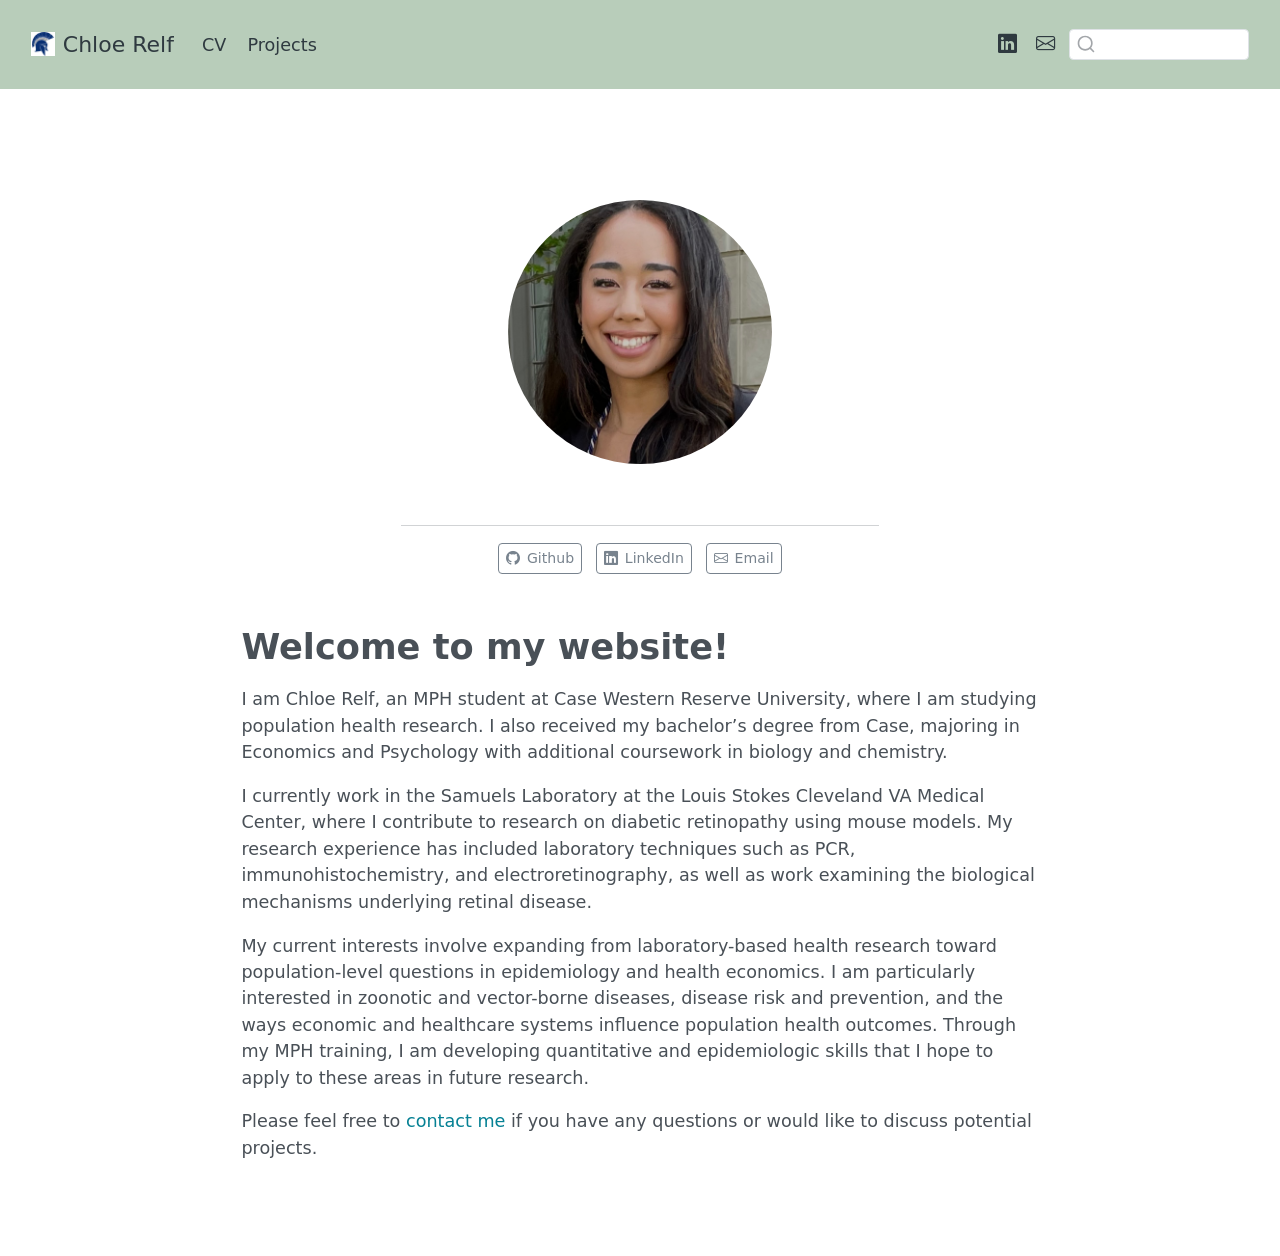
<file: docs/index.html>
<!DOCTYPE html>
<html xmlns="http://www.w3.org/1999/xhtml" lang="en" xml:lang="en"><head>

<meta charset="utf-8">
<meta name="generator" content="quarto-1.10.18">

<meta name="viewport" content="width=device-width, initial-scale=1.0, user-scalable=yes">


<title>Chloe Relf</title>
<style>
/* Default styles provided by pandoc.
** See https://pandoc.org/MANUAL.html#variables-for-html for config info.
*/
span.smallcaps{font-variant: small-caps;}
div.columns{display: flex; gap: 1.5em;}
div.column{flex: auto;}
@media screen {
div.columns{gap: min(4vw, 1.5em);}
div.column{overflow-x: auto;}
}
div.hanging-indent{margin-left: 1.5em; text-indent: -1.5em;}
ul.task-list{list-style: none;}
ul.task-list li input[type="checkbox"] {
  width: 0.8em;
  margin: 0 0.8em 0.2em -1em; /* quarto-specific, see https://github.com/quarto-dev/quarto-cli/issues/4556 */ 
  vertical-align: middle;
}
</style>


<script src="site_libs/quarto-nav/quarto-nav.js"></script>
<script src="site_libs/clipboard/clipboard.min.js"></script>
<script src="site_libs/quarto-search/autocomplete.umd.js"></script>
<script src="site_libs/quarto-search/fuse.min.js"></script>
<script src="site_libs/quarto-search/quarto-search.js"></script>
<meta name="quarto:offset" content="./">
<link href="./img/convert.jpg" rel="icon" type="image/jpeg">
<script src="site_libs/quarto-html/quarto.js" type="module"></script>
<script src="site_libs/quarto-html/tabsets/tabsets.js" type="module"></script>
<script src="site_libs/quarto-html/popper.min.js"></script>
<script src="site_libs/quarto-html/tippy.umd.min.js"></script>
<link href="site_libs/quarto-html/tippy.css" rel="stylesheet">
<link href="site_libs/quarto-html/quarto-syntax-highlighting-64a204ab8560d761af7679ceaba22944.css" rel="stylesheet" id="quarto-text-highlighting-styles">
<script src="site_libs/bootstrap/bootstrap.min.js"></script>
<link href="site_libs/bootstrap/bootstrap-icons.css" rel="stylesheet">
<link href="site_libs/bootstrap/bootstrap-76254cfffaa60bc1b4b25a9d0978b665.min.css" rel="stylesheet" append-hash="true" id="quarto-bootstrap" data-mode="light">
<script id="quarto-search-options" type="application/json">{
  "location": "navbar",
  "copy-button": false,
  "collapse-after": 3,
  "panel-placement": "end",
  "type": "textbox",
  "limit": 50,
  "keyboard-shortcut": [
    "f",
    "/",
    "s"
  ],
  "language": {
    "search-no-results-text": "No results",
    "search-matching-documents-text": "matching documents",
    "search-copy-link-title": "Copy link to search",
    "search-hide-matches-text": "Hide additional matches",
    "search-more-match-text": "more match in this document",
    "search-more-matches-text": "more matches in this document",
    "search-clear-button-title": "Clear",
    "search-text-placeholder": "",
    "search-detached-cancel-button-title": "Cancel",
    "search-submit-button-title": "Submit",
    "search-label": "Search"
  }
}</script>


</head>

<body class="nav-fixed fullcontent quarto-light">

<div id="quarto-search-results"></div>
  <header id="quarto-header" class="headroom fixed-top">
    <nav class="navbar navbar-expand-lg " data-bs-theme="dark">
      <div class="navbar-container container-fluid">
      <div class="navbar-brand-container mx-auto">
    <a href="./index.html" class="navbar-brand navbar-brand-logo">
    <img src="./img/convert.jpg" alt="" class="navbar-logo light-content">
    <img src="./img/convert.jpg" alt="" class="navbar-logo dark-content">
    </a>
    <a class="navbar-brand" href="./index.html">
    <span class="navbar-title">Chloe Relf</span>
    </a>
  </div>
            <div id="quarto-search" class="" title="Search"></div>
          <button class="navbar-toggler" type="button" data-bs-toggle="collapse" data-bs-target="#navbarCollapse" aria-controls="navbarCollapse" role="menu" aria-expanded="false" aria-label="Toggle navigation" onclick="if (window.quartoToggleHeadroom) { window.quartoToggleHeadroom(); }">
  <span class="navbar-toggler-icon"></span>
</button>
          <div class="collapse navbar-collapse" id="navbarCollapse">
            <ul class="navbar-nav navbar-nav-scroll me-auto">
  <li class="nav-item">
    <a class="nav-link" href="./cv/index.html"> 
<span class="menu-text">CV</span></a>
  </li>  
  <li class="nav-item">
    <a class="nav-link" href="./projects/index.html"> 
<span class="menu-text">Projects</span></a>
  </li>  
</ul>
            <ul class="navbar-nav navbar-nav-scroll ms-auto">
  <li class="nav-item compact">
    <a class="nav-link" href="https://www.linkedin.com/in/chloe-relf/"> <i class="bi bi-linkedin" role="img">
</i> 
<span class="menu-text"></span></a>
  </li>  
  <li class="nav-item compact">
    <a class="nav-link" href="mailto:mail.cer92@case.edu"> <i class="bi bi-envelope" role="img" aria-label="email">
</i> 
<span class="menu-text"></span></a>
  </li>  
</ul>
          </div> <!-- /navcollapse -->
            <div class="quarto-navbar-tools">
</div>
      </div> <!-- /container-fluid -->
    </nav>
</header>
<!-- content -->
<div id="quarto-content" class="quarto-container page-columns page-rows-contents page-layout-article page-navbar">
<!-- sidebar -->
<!-- margin-sidebar -->
    
<!-- main -->
<main class="content" id="quarto-document-content">




<div class="quarto-about-jolla">
  <img src="img/IMG_3010 2.jpg" class="about-image
  round " style="height: 15em; width: 15em;">
 <header id="title-block-header" class="quarto-title-block"></header><div id="about-block">
</div> 
  <hr class="about-sep">
   <div class="about-links">
  <a href="https://github.com/chloerelf" class="about-link" rel="" target="">
    <i class="bi bi-github"></i>
     <span class="about-link-text">Github</span>
  </a>
  <a href="https://www.linkedin.com/in/chloe-relf/" class="about-link" rel="" target="">
    <i class="bi bi-linkedin"></i>
     <span class="about-link-text">LinkedIn</span>
  </a>
  <a href="mailto:mail.cer92@case.edu" class="about-link" rel="" target="">
    <i class="bi bi-envelope"></i>
     <span class="about-link-text">Email</span>
  </a>
</div>
</div>

<section id="welcome-to-my-website" class="level1">
<h1>Welcome to my website!</h1>
<p>I am Chloe Relf, an MPH student at Case Western Reserve University, where I am studying population health research. I also received my bachelor’s degree from Case, majoring in Economics and Psychology with additional coursework in biology and chemistry.</p>
<p>I currently work in the Samuels Laboratory at the Louis Stokes Cleveland VA Medical Center, where I contribute to research on diabetic retinopathy using mouse models. My research experience has included laboratory techniques such as PCR, immunohistochemistry, and electroretinography, as well as work examining the biological mechanisms underlying retinal disease.</p>
<p>My current interests involve expanding from laboratory-based health research toward population-level questions in epidemiology and health economics. I am particularly interested in zoonotic and vector-borne diseases, disease risk and prevention, and the ways economic and healthcare systems influence population health outcomes. Through my MPH training, I am developing quantitative and epidemiologic skills that I hope to apply to these areas in future research.</p>
<p>Please feel free to <a href="mailto:mail.cer92@case.edu">contact me</a> if you have any questions or would like to discuss potential projects.</p>



</section>

</main> <!-- /main -->
<script id="quarto-html-after-body" type="application/javascript">
  window.document.addEventListener("DOMContentLoaded", function (event) {
    const isCodeAnnotation = (el) => {
      for (const clz of el.classList) {
        if (clz.startsWith('code-annotation-')) {                     
          return true;
        }
      }
      return false;
    }
    const onCopySuccess = function(e) {
      // button target
      const button = e.trigger;
      // don't keep focus
      button.blur();
      // flash "checked"
      button.classList.add('code-copy-button-checked');
      var currentTitle = button.getAttribute("title");
      button.setAttribute("title", "Copied!");
      let tooltip;
      if (window.bootstrap) {
        button.setAttribute("data-bs-toggle", "tooltip");
        button.setAttribute("data-bs-placement", "left");
        button.setAttribute("data-bs-title", "Copied!");
        tooltip = new bootstrap.Tooltip(button, 
          { trigger: "manual", 
            customClass: "code-copy-button-tooltip",
            offset: [0, -8]});
        tooltip.show();    
      }
      setTimeout(function() {
        if (tooltip) {
          tooltip.hide();
          button.removeAttribute("data-bs-title");
          button.removeAttribute("data-bs-toggle");
          button.removeAttribute("data-bs-placement");
        }
        button.setAttribute("title", currentTitle);
        button.classList.remove('code-copy-button-checked');
      }, 1000);
      // clear code selection
      e.clearSelection();
    }
    const getTextToCopy = function(trigger) {
      const outerScaffold = trigger.parentElement.cloneNode(true);
      const codeEl = outerScaffold.querySelector('code');
      for (const childEl of codeEl.children) {
        if (isCodeAnnotation(childEl)) {
          childEl.remove();
        }
      }
      return codeEl.innerText;
    }
    const clipboard = new window.ClipboardJS('.code-copy-button:not([data-in-quarto-modal])', {
      text: getTextToCopy
    });
    clipboard.on('success', onCopySuccess);
    if (window.document.getElementById('quarto-embedded-source-code-modal')) {
      const clipboardModal = new window.ClipboardJS('.code-copy-button[data-in-quarto-modal]', {
        text: getTextToCopy,
        container: window.document.getElementById('quarto-embedded-source-code-modal')
      });
      clipboardModal.on('success', onCopySuccess);
    }
      var localhostRegex = new RegExp(/^(?:http|https):\/\/localhost\:?[0-9]*\//);
      var mailtoRegex = new RegExp(/^mailto:/);
        var filterRegex = new RegExp('/' + window.location.host + '/');
      var isInternal = (href) => {
          return filterRegex.test(href) || localhostRegex.test(href) || mailtoRegex.test(href);
      }
      // Inspect non-navigation links and adorn them if external
     var links = window.document.querySelectorAll('a[href]:not(.nav-link):not(.navbar-brand):not(.toc-action):not(.sidebar-link):not(.sidebar-item-toggle):not(.pagination-link):not(.no-external):not([aria-hidden]):not(.dropdown-item):not(.quarto-navigation-tool):not(.about-link)');
      for (var i=0; i<links.length; i++) {
        const link = links[i];
        if (!isInternal(link.href)) {
          // undo the damage that might have been done by quarto-nav.js in the case of
          // links that we want to consider external
          if (link.dataset.originalHref !== undefined) {
            link.href = link.dataset.originalHref;
          }
        }
      }
    function tippyHover(el, contentFn, onTriggerFn, onUntriggerFn) {
      const config = {
        allowHTML: true,
        maxWidth: 500,
        delay: 100,
        arrow: false,
        appendTo: function(el) {
            return el.parentElement;
        },
        interactive: true,
        interactiveBorder: 10,
        theme: 'quarto',
        placement: 'bottom-start',
      };
      if (contentFn) {
        config.content = contentFn;
      }
      if (onTriggerFn) {
        config.onTrigger = onTriggerFn;
      }
      if (onUntriggerFn) {
        config.onUntrigger = onUntriggerFn;
      }
      window.tippy(el, config); 
    }
    const noterefs = window.document.querySelectorAll('a[role="doc-noteref"]');
    for (var i=0; i<noterefs.length; i++) {
      const ref = noterefs[i];
      tippyHover(ref, function() {
        // use id or data attribute instead here
        let href = ref.getAttribute('data-footnote-href') || ref.getAttribute('href');
        try { href = new URL(href).hash; } catch {}
        const id = href.replace(/^#\/?/, "");
        const note = window.document.getElementById(id);
        if (note) {
          return note.innerHTML;
        } else {
          return "";
        }
      });
    }
    const xrefs = window.document.querySelectorAll('a.quarto-xref');
    const processXRef = (id, note) => {
      // Strip column container classes
      const stripColumnClz = (el) => {
        el.classList.remove("page-full", "page-columns");
        if (el.children) {
          for (const child of el.children) {
            stripColumnClz(child);
          }
        }
      }
      stripColumnClz(note)
      if (id === null || id.startsWith('sec-')) {
        // Special case sections, only their first couple elements
        const container = document.createElement("div");
        if (note.children && note.children.length > 2) {
          container.appendChild(note.children[0].cloneNode(true));
          for (let i = 1; i < note.children.length; i++) {
            const child = note.children[i];
            if (child.tagName === "P" && child.innerText === "") {
              continue;
            } else {
              container.appendChild(child.cloneNode(true));
              break;
            }
          }
          if (window.Quarto?.typesetMath) {
            window.Quarto.typesetMath(container);
          }
          return container.innerHTML
        } else {
          if (window.Quarto?.typesetMath) {
            window.Quarto.typesetMath(note);
          }
          return note.innerHTML;
        }
      } else {
        // Remove any anchor links if they are present
        const anchorLink = note.querySelector('a.anchorjs-link');
        if (anchorLink) {
          anchorLink.remove();
        }
        if (window.Quarto?.typesetMath) {
          window.Quarto.typesetMath(note);
        }
        if (note.classList.contains("callout")) {
          return note.outerHTML;
        } else {
          return note.innerHTML;
        }
      }
    }
    for (var i=0; i<xrefs.length; i++) {
      const xref = xrefs[i];
      tippyHover(xref, undefined, function(instance) {
        instance.disable();
        let url = xref.getAttribute('href');
        let hash = undefined; 
        if (url.startsWith('#')) {
          hash = url;
        } else {
          try { hash = new URL(url).hash; } catch {}
        }
        if (hash) {
          const id = hash.replace(/^#\/?/, "");
          const note = window.document.getElementById(id);
          if (note !== null) {
            try {
              const html = processXRef(id, note.cloneNode(true));
              instance.setContent(html);
            } finally {
              instance.enable();
              instance.show();
            }
          } else {
            // See if we can fetch this
            fetch(url.split('#')[0])
            .then(res => res.text())
            .then(html => {
              const parser = new DOMParser();
              const htmlDoc = parser.parseFromString(html, "text/html");
              const note = htmlDoc.getElementById(id);
              if (note !== null) {
                const html = processXRef(id, note);
                instance.setContent(html);
              } 
            }).finally(() => {
              instance.enable();
              instance.show();
            });
          }
        } else {
          // See if we can fetch a full url (with no hash to target)
          // This is a special case and we should probably do some content thinning / targeting
          fetch(url)
          .then(res => res.text())
          .then(html => {
            const parser = new DOMParser();
            const htmlDoc = parser.parseFromString(html, "text/html");
            const note = htmlDoc.querySelector('main.content');
            if (note !== null) {
              // This should only happen for chapter cross references
              // (since there is no id in the URL)
              // remove the first header
              if (note.children.length > 0 && note.children[0].tagName === "HEADER") {
                note.children[0].remove();
              }
              const html = processXRef(null, note);
              instance.setContent(html);
            } 
          }).finally(() => {
            instance.enable();
            instance.show();
          });
        }
      }, function(instance) {
      });
    }
        let selectedAnnoteEl;
        const selectorForAnnotation = ( cell, annotation) => {
          let cellAttr = 'data-code-cell="' + cell + '"';
          let lineAttr = 'data-code-annotation="' +  annotation + '"';
          const selector = 'span[' + cellAttr + '][' + lineAttr + ']';
          return selector;
        }
        const selectCodeLines = (annoteEl) => {
          const doc = window.document;
          const targetCell = annoteEl.getAttribute("data-target-cell");
          const targetAnnotation = annoteEl.getAttribute("data-target-annotation");
          const annoteSpan = window.document.querySelector(selectorForAnnotation(targetCell, targetAnnotation));
          const lines = annoteSpan.getAttribute("data-code-lines").split(",");
          const lineIds = lines.map((line) => {
            return targetCell + "-" + line;
          })
          let top = null;
          let height = null;
          let parent = null;
          if (lineIds.length > 0) {
              //compute the position of the single el (top and bottom and make a div)
              const el = window.document.getElementById(lineIds[0]);
              top = el.offsetTop;
              height = el.offsetHeight;
              parent = el.parentElement.parentElement;
            if (lineIds.length > 1) {
              const lastEl = window.document.getElementById(lineIds[lineIds.length - 1]);
              const bottom = lastEl.offsetTop + lastEl.offsetHeight;
              height = bottom - top;
            }
            if (top !== null && height !== null && parent !== null) {
              // cook up a div (if necessary) and position it 
              let div = window.document.getElementById("code-annotation-line-highlight");
              if (div === null) {
                div = window.document.createElement("div");
                div.setAttribute("id", "code-annotation-line-highlight");
                div.style.position = 'absolute';
                parent.appendChild(div);
              }
              div.style.top = top - 2 + "px";
              div.style.height = height + 4 + "px";
              div.style.left = 0;
              let gutterDiv = window.document.getElementById("code-annotation-line-highlight-gutter");
              if (gutterDiv === null) {
                gutterDiv = window.document.createElement("div");
                gutterDiv.setAttribute("id", "code-annotation-line-highlight-gutter");
                gutterDiv.style.position = 'absolute';
                const codeCell = window.document.getElementById(targetCell);
                const gutter = codeCell.querySelector('.code-annotation-gutter');
                gutter.appendChild(gutterDiv);
              }
              gutterDiv.style.top = top - 2 + "px";
              gutterDiv.style.height = height + 4 + "px";
            }
            selectedAnnoteEl = annoteEl;
          }
        };
        const unselectCodeLines = () => {
          const elementsIds = ["code-annotation-line-highlight", "code-annotation-line-highlight-gutter"];
          elementsIds.forEach((elId) => {
            const div = window.document.getElementById(elId);
            if (div) {
              div.remove();
            }
          });
          selectedAnnoteEl = undefined;
        };
          // Handle positioning of the toggle
      window.addEventListener(
        "resize",
        throttle(() => {
          elRect = undefined;
          if (selectedAnnoteEl) {
            selectCodeLines(selectedAnnoteEl);
          }
        }, 10)
      );
      function throttle(fn, ms) {
      let throttle = false;
      let timer;
        return (...args) => {
          if(!throttle) { // first call gets through
              fn.apply(this, args);
              throttle = true;
          } else { // all the others get throttled
              if(timer) clearTimeout(timer); // cancel #2
              timer = setTimeout(() => {
                fn.apply(this, args);
                timer = throttle = false;
              }, ms);
          }
        };
      }
        // Attach click handler to the DT
        const annoteDls = window.document.querySelectorAll('dt[data-target-cell]');
        for (const annoteDlNode of annoteDls) {
          annoteDlNode.addEventListener('click', (event) => {
            const clickedEl = event.target;
            if (clickedEl !== selectedAnnoteEl) {
              unselectCodeLines();
              const activeEl = window.document.querySelector('dt[data-target-cell].code-annotation-active');
              if (activeEl) {
                activeEl.classList.remove('code-annotation-active');
              }
              selectCodeLines(clickedEl);
              clickedEl.classList.add('code-annotation-active');
            } else {
              // Unselect the line
              unselectCodeLines();
              clickedEl.classList.remove('code-annotation-active');
            }
          });
        }
    const findCites = (el) => {
      const parentEl = el.parentElement;
      if (parentEl) {
        const cites = parentEl.dataset.cites;
        if (cites) {
          return {
            el,
            cites: cites.split(' ')
          };
        } else {
          return findCites(el.parentElement)
        }
      } else {
        return undefined;
      }
    };
    var bibliorefs = window.document.querySelectorAll('a[role="doc-biblioref"]');
    for (var i=0; i<bibliorefs.length; i++) {
      const ref = bibliorefs[i];
      const citeInfo = findCites(ref);
      if (citeInfo) {
        tippyHover(citeInfo.el, function() {
          var popup = window.document.createElement('div');
          citeInfo.cites.forEach(function(cite) {
            var citeDiv = window.document.createElement('div');
            citeDiv.classList.add('hanging-indent');
            citeDiv.classList.add('csl-entry');
            var biblioDiv = window.document.getElementById('ref-' + cite);
            if (biblioDiv) {
              citeDiv.innerHTML = biblioDiv.innerHTML;
            }
            popup.appendChild(citeDiv);
          });
          return popup.innerHTML;
        });
      }
    }
  });
  </script>
</div> <!-- /content -->




</body></html>
</file>
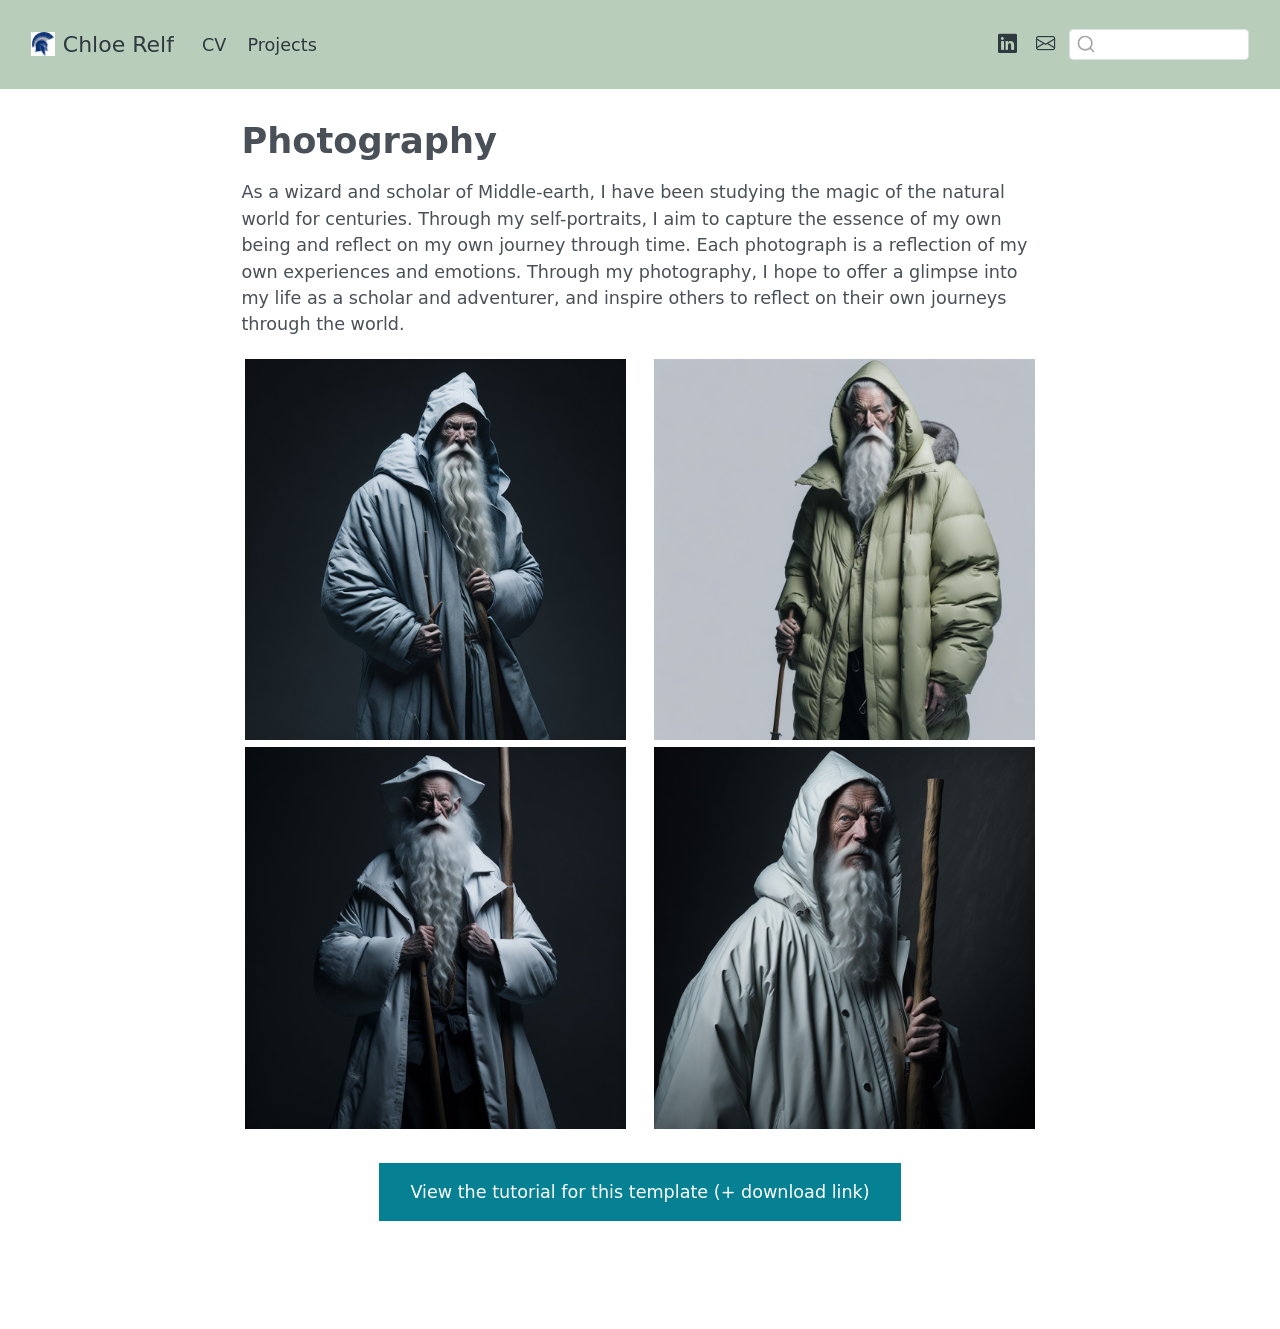
<file: docs/photography/index.html>
<!DOCTYPE html>
<html xmlns="http://www.w3.org/1999/xhtml" lang="en" xml:lang="en"><head>

<meta charset="utf-8">
<meta name="generator" content="quarto-1.10.18">

<meta name="viewport" content="width=device-width, initial-scale=1.0, user-scalable=yes">


<title>Photography – Chloe Relf</title>
<style>
/* Default styles provided by pandoc.
** See https://pandoc.org/MANUAL.html#variables-for-html for config info.
*/
span.smallcaps{font-variant: small-caps;}
div.columns{display: flex; gap: 1.5em;}
div.column{flex: auto;}
@media screen {
div.columns{gap: min(4vw, 1.5em);}
div.column{overflow-x: auto;}
}
div.hanging-indent{margin-left: 1.5em; text-indent: -1.5em;}
ul.task-list{list-style: none;}
ul.task-list li input[type="checkbox"] {
  width: 0.8em;
  margin: 0 0.8em 0.2em -1em; /* quarto-specific, see https://github.com/quarto-dev/quarto-cli/issues/4556 */ 
  vertical-align: middle;
}
</style>


<script src="../site_libs/quarto-nav/quarto-nav.js"></script>
<script src="../site_libs/clipboard/clipboard.min.js"></script>
<script src="../site_libs/quarto-search/autocomplete.umd.js"></script>
<script src="../site_libs/quarto-search/fuse.min.js"></script>
<script src="../site_libs/quarto-search/quarto-search.js"></script>
<meta name="quarto:offset" content="../">
<link href="../img/convert.jpg" rel="icon" type="image/jpeg">
<script src="../site_libs/quarto-html/quarto.js" type="module"></script>
<script src="../site_libs/quarto-html/tabsets/tabsets.js" type="module"></script>
<script src="../site_libs/quarto-html/popper.min.js"></script>
<script src="../site_libs/quarto-html/tippy.umd.min.js"></script>
<script src="../site_libs/quarto-html/anchor.min.js"></script>
<link href="../site_libs/quarto-html/tippy.css" rel="stylesheet">
<link href="../site_libs/quarto-html/quarto-syntax-highlighting-64a204ab8560d761af7679ceaba22944.css" rel="stylesheet" id="quarto-text-highlighting-styles">
<script src="../site_libs/bootstrap/bootstrap.min.js"></script>
<link href="../site_libs/bootstrap/bootstrap-icons.css" rel="stylesheet">
<link href="../site_libs/bootstrap/bootstrap-76254cfffaa60bc1b4b25a9d0978b665.min.css" rel="stylesheet" append-hash="true" id="quarto-bootstrap" data-mode="light">
<script id="quarto-search-options" type="application/json">{
  "location": "navbar",
  "copy-button": false,
  "collapse-after": 3,
  "panel-placement": "end",
  "type": "textbox",
  "limit": 50,
  "keyboard-shortcut": [
    "f",
    "/",
    "s"
  ],
  "language": {
    "search-no-results-text": "No results",
    "search-matching-documents-text": "matching documents",
    "search-copy-link-title": "Copy link to search",
    "search-hide-matches-text": "Hide additional matches",
    "search-more-match-text": "more match in this document",
    "search-more-matches-text": "more matches in this document",
    "search-clear-button-title": "Clear",
    "search-text-placeholder": "",
    "search-detached-cancel-button-title": "Cancel",
    "search-submit-button-title": "Submit",
    "search-label": "Search"
  }
}</script>


</head>

<body class="nav-fixed fullcontent quarto-light">

<div id="quarto-search-results"></div>
  <header id="quarto-header" class="headroom fixed-top">
    <nav class="navbar navbar-expand-lg " data-bs-theme="dark">
      <div class="navbar-container container-fluid">
      <div class="navbar-brand-container mx-auto">
    <a href="../index.html" class="navbar-brand navbar-brand-logo">
    <img src="../img/convert.jpg" alt="" class="navbar-logo light-content">
    <img src="../img/convert.jpg" alt="" class="navbar-logo dark-content">
    </a>
    <a class="navbar-brand" href="../index.html">
    <span class="navbar-title">Chloe Relf</span>
    </a>
  </div>
            <div id="quarto-search" class="" title="Search"></div>
          <button class="navbar-toggler" type="button" data-bs-toggle="collapse" data-bs-target="#navbarCollapse" aria-controls="navbarCollapse" role="menu" aria-expanded="false" aria-label="Toggle navigation" onclick="if (window.quartoToggleHeadroom) { window.quartoToggleHeadroom(); }">
  <span class="navbar-toggler-icon"></span>
</button>
          <div class="collapse navbar-collapse" id="navbarCollapse">
            <ul class="navbar-nav navbar-nav-scroll me-auto">
  <li class="nav-item">
    <a class="nav-link" href="../cv/index.html"> 
<span class="menu-text">CV</span></a>
  </li>  
  <li class="nav-item">
    <a class="nav-link" href="../projects/index.html"> 
<span class="menu-text">Projects</span></a>
  </li>  
</ul>
            <ul class="navbar-nav navbar-nav-scroll ms-auto">
  <li class="nav-item compact">
    <a class="nav-link" href="https://www.linkedin.com/in/chloe-relf/"> <i class="bi bi-linkedin" role="img">
</i> 
<span class="menu-text"></span></a>
  </li>  
  <li class="nav-item compact">
    <a class="nav-link" href="mailto:mail.cer92@case.edu"> <i class="bi bi-envelope" role="img" aria-label="email">
</i> 
<span class="menu-text"></span></a>
  </li>  
</ul>
          </div> <!-- /navcollapse -->
            <div class="quarto-navbar-tools">
</div>
      </div> <!-- /container-fluid -->
    </nav>
</header>
<!-- content -->
<div id="quarto-content" class="quarto-container page-columns page-rows-contents page-layout-article page-navbar">
<!-- sidebar -->
<!-- margin-sidebar -->
    
<!-- main -->
<main class="content" id="quarto-document-content">

<header id="title-block-header" class="quarto-title-block default">
<div class="quarto-title">
<h1 class="title">Photography</h1>
</div>



<div class="quarto-title-meta">

    
  
    
  </div>
  


</header>


<p>As a wizard and scholar of Middle-earth, I have been studying the magic of the natural world for centuries. Through my self-portraits, I aim to capture the essence of my own being and reflect on my own journey through time. Each photograph is a reflection of my own experiences and emotions. Through my photography, I hope to offer a glimpse into my life as a scholar and adventurer, and inspire others to reflect on their own journeys through the world.</p>
<div class="quarto-layout-panel" data-layout-ncol="2">
<div class="quarto-layout-row">
<div class="quarto-layout-cell" style="flex-basis: 50.0%;justify-content: center;">
<p><img src="gandalf_image_1.jpg" class="img-fluid"></p>
</div>
<div class="quarto-layout-cell" style="flex-basis: 50.0%;justify-content: center;">
<p><img src="gandalf_image_2.jpg" class="img-fluid"></p>
</div>
</div>
<div class="quarto-layout-row">
<div class="quarto-layout-cell" style="flex-basis: 50.0%;justify-content: center;">
<p><img src="gandalf_image_3.jpg" class="img-fluid"></p>
</div>
<div class="quarto-layout-cell" style="flex-basis: 50.0%;justify-content: center;">
<p><img src="gandalf_image_4.jpg" class="img-fluid"></p>
</div>
</div>
</div>
<div style="margin: 30px; text-align: center;">
<a class="btn btn-primary" href="https://www.marvinschmitt.com/blog/website-tutorial-quarto/" role="button" target="_blank" style="padding: 15px 30px;">View the tutorial for this template (+ download link)</a>
</div>



</main> <!-- /main -->
<script id="quarto-html-after-body" type="application/javascript">
  window.document.addEventListener("DOMContentLoaded", function (event) {
    const icon = "";
    const anchorJS = new window.AnchorJS();
    anchorJS.options = {
      placement: 'right',
      icon: icon
    };
    anchorJS.add('.anchored');
    const isCodeAnnotation = (el) => {
      for (const clz of el.classList) {
        if (clz.startsWith('code-annotation-')) {                     
          return true;
        }
      }
      return false;
    }
    const onCopySuccess = function(e) {
      // button target
      const button = e.trigger;
      // don't keep focus
      button.blur();
      // flash "checked"
      button.classList.add('code-copy-button-checked');
      var currentTitle = button.getAttribute("title");
      button.setAttribute("title", "Copied!");
      let tooltip;
      if (window.bootstrap) {
        button.setAttribute("data-bs-toggle", "tooltip");
        button.setAttribute("data-bs-placement", "left");
        button.setAttribute("data-bs-title", "Copied!");
        tooltip = new bootstrap.Tooltip(button, 
          { trigger: "manual", 
            customClass: "code-copy-button-tooltip",
            offset: [0, -8]});
        tooltip.show();    
      }
      setTimeout(function() {
        if (tooltip) {
          tooltip.hide();
          button.removeAttribute("data-bs-title");
          button.removeAttribute("data-bs-toggle");
          button.removeAttribute("data-bs-placement");
        }
        button.setAttribute("title", currentTitle);
        button.classList.remove('code-copy-button-checked');
      }, 1000);
      // clear code selection
      e.clearSelection();
    }
    const getTextToCopy = function(trigger) {
      const outerScaffold = trigger.parentElement.cloneNode(true);
      const codeEl = outerScaffold.querySelector('code');
      for (const childEl of codeEl.children) {
        if (isCodeAnnotation(childEl)) {
          childEl.remove();
        }
      }
      return codeEl.innerText;
    }
    const clipboard = new window.ClipboardJS('.code-copy-button:not([data-in-quarto-modal])', {
      text: getTextToCopy
    });
    clipboard.on('success', onCopySuccess);
    if (window.document.getElementById('quarto-embedded-source-code-modal')) {
      const clipboardModal = new window.ClipboardJS('.code-copy-button[data-in-quarto-modal]', {
        text: getTextToCopy,
        container: window.document.getElementById('quarto-embedded-source-code-modal')
      });
      clipboardModal.on('success', onCopySuccess);
    }
      var localhostRegex = new RegExp(/^(?:http|https):\/\/localhost\:?[0-9]*\//);
      var mailtoRegex = new RegExp(/^mailto:/);
        var filterRegex = new RegExp('/' + window.location.host + '/');
      var isInternal = (href) => {
          return filterRegex.test(href) || localhostRegex.test(href) || mailtoRegex.test(href);
      }
      // Inspect non-navigation links and adorn them if external
     var links = window.document.querySelectorAll('a[href]:not(.nav-link):not(.navbar-brand):not(.toc-action):not(.sidebar-link):not(.sidebar-item-toggle):not(.pagination-link):not(.no-external):not([aria-hidden]):not(.dropdown-item):not(.quarto-navigation-tool):not(.about-link)');
      for (var i=0; i<links.length; i++) {
        const link = links[i];
        if (!isInternal(link.href)) {
          // undo the damage that might have been done by quarto-nav.js in the case of
          // links that we want to consider external
          if (link.dataset.originalHref !== undefined) {
            link.href = link.dataset.originalHref;
          }
        }
      }
    function tippyHover(el, contentFn, onTriggerFn, onUntriggerFn) {
      const config = {
        allowHTML: true,
        maxWidth: 500,
        delay: 100,
        arrow: false,
        appendTo: function(el) {
            return el.parentElement;
        },
        interactive: true,
        interactiveBorder: 10,
        theme: 'quarto',
        placement: 'bottom-start',
      };
      if (contentFn) {
        config.content = contentFn;
      }
      if (onTriggerFn) {
        config.onTrigger = onTriggerFn;
      }
      if (onUntriggerFn) {
        config.onUntrigger = onUntriggerFn;
      }
      window.tippy(el, config); 
    }
    const noterefs = window.document.querySelectorAll('a[role="doc-noteref"]');
    for (var i=0; i<noterefs.length; i++) {
      const ref = noterefs[i];
      tippyHover(ref, function() {
        // use id or data attribute instead here
        let href = ref.getAttribute('data-footnote-href') || ref.getAttribute('href');
        try { href = new URL(href).hash; } catch {}
        const id = href.replace(/^#\/?/, "");
        const note = window.document.getElementById(id);
        if (note) {
          return note.innerHTML;
        } else {
          return "";
        }
      });
    }
    const xrefs = window.document.querySelectorAll('a.quarto-xref');
    const processXRef = (id, note) => {
      // Strip column container classes
      const stripColumnClz = (el) => {
        el.classList.remove("page-full", "page-columns");
        if (el.children) {
          for (const child of el.children) {
            stripColumnClz(child);
          }
        }
      }
      stripColumnClz(note)
      if (id === null || id.startsWith('sec-')) {
        // Special case sections, only their first couple elements
        const container = document.createElement("div");
        if (note.children && note.children.length > 2) {
          container.appendChild(note.children[0].cloneNode(true));
          for (let i = 1; i < note.children.length; i++) {
            const child = note.children[i];
            if (child.tagName === "P" && child.innerText === "") {
              continue;
            } else {
              container.appendChild(child.cloneNode(true));
              break;
            }
          }
          if (window.Quarto?.typesetMath) {
            window.Quarto.typesetMath(container);
          }
          return container.innerHTML
        } else {
          if (window.Quarto?.typesetMath) {
            window.Quarto.typesetMath(note);
          }
          return note.innerHTML;
        }
      } else {
        // Remove any anchor links if they are present
        const anchorLink = note.querySelector('a.anchorjs-link');
        if (anchorLink) {
          anchorLink.remove();
        }
        if (window.Quarto?.typesetMath) {
          window.Quarto.typesetMath(note);
        }
        if (note.classList.contains("callout")) {
          return note.outerHTML;
        } else {
          return note.innerHTML;
        }
      }
    }
    for (var i=0; i<xrefs.length; i++) {
      const xref = xrefs[i];
      tippyHover(xref, undefined, function(instance) {
        instance.disable();
        let url = xref.getAttribute('href');
        let hash = undefined; 
        if (url.startsWith('#')) {
          hash = url;
        } else {
          try { hash = new URL(url).hash; } catch {}
        }
        if (hash) {
          const id = hash.replace(/^#\/?/, "");
          const note = window.document.getElementById(id);
          if (note !== null) {
            try {
              const html = processXRef(id, note.cloneNode(true));
              instance.setContent(html);
            } finally {
              instance.enable();
              instance.show();
            }
          } else {
            // See if we can fetch this
            fetch(url.split('#')[0])
            .then(res => res.text())
            .then(html => {
              const parser = new DOMParser();
              const htmlDoc = parser.parseFromString(html, "text/html");
              const note = htmlDoc.getElementById(id);
              if (note !== null) {
                const html = processXRef(id, note);
                instance.setContent(html);
              } 
            }).finally(() => {
              instance.enable();
              instance.show();
            });
          }
        } else {
          // See if we can fetch a full url (with no hash to target)
          // This is a special case and we should probably do some content thinning / targeting
          fetch(url)
          .then(res => res.text())
          .then(html => {
            const parser = new DOMParser();
            const htmlDoc = parser.parseFromString(html, "text/html");
            const note = htmlDoc.querySelector('main.content');
            if (note !== null) {
              // This should only happen for chapter cross references
              // (since there is no id in the URL)
              // remove the first header
              if (note.children.length > 0 && note.children[0].tagName === "HEADER") {
                note.children[0].remove();
              }
              const html = processXRef(null, note);
              instance.setContent(html);
            } 
          }).finally(() => {
            instance.enable();
            instance.show();
          });
        }
      }, function(instance) {
      });
    }
        let selectedAnnoteEl;
        const selectorForAnnotation = ( cell, annotation) => {
          let cellAttr = 'data-code-cell="' + cell + '"';
          let lineAttr = 'data-code-annotation="' +  annotation + '"';
          const selector = 'span[' + cellAttr + '][' + lineAttr + ']';
          return selector;
        }
        const selectCodeLines = (annoteEl) => {
          const doc = window.document;
          const targetCell = annoteEl.getAttribute("data-target-cell");
          const targetAnnotation = annoteEl.getAttribute("data-target-annotation");
          const annoteSpan = window.document.querySelector(selectorForAnnotation(targetCell, targetAnnotation));
          const lines = annoteSpan.getAttribute("data-code-lines").split(",");
          const lineIds = lines.map((line) => {
            return targetCell + "-" + line;
          })
          let top = null;
          let height = null;
          let parent = null;
          if (lineIds.length > 0) {
              //compute the position of the single el (top and bottom and make a div)
              const el = window.document.getElementById(lineIds[0]);
              top = el.offsetTop;
              height = el.offsetHeight;
              parent = el.parentElement.parentElement;
            if (lineIds.length > 1) {
              const lastEl = window.document.getElementById(lineIds[lineIds.length - 1]);
              const bottom = lastEl.offsetTop + lastEl.offsetHeight;
              height = bottom - top;
            }
            if (top !== null && height !== null && parent !== null) {
              // cook up a div (if necessary) and position it 
              let div = window.document.getElementById("code-annotation-line-highlight");
              if (div === null) {
                div = window.document.createElement("div");
                div.setAttribute("id", "code-annotation-line-highlight");
                div.style.position = 'absolute';
                parent.appendChild(div);
              }
              div.style.top = top - 2 + "px";
              div.style.height = height + 4 + "px";
              div.style.left = 0;
              let gutterDiv = window.document.getElementById("code-annotation-line-highlight-gutter");
              if (gutterDiv === null) {
                gutterDiv = window.document.createElement("div");
                gutterDiv.setAttribute("id", "code-annotation-line-highlight-gutter");
                gutterDiv.style.position = 'absolute';
                const codeCell = window.document.getElementById(targetCell);
                const gutter = codeCell.querySelector('.code-annotation-gutter');
                gutter.appendChild(gutterDiv);
              }
              gutterDiv.style.top = top - 2 + "px";
              gutterDiv.style.height = height + 4 + "px";
            }
            selectedAnnoteEl = annoteEl;
          }
        };
        const unselectCodeLines = () => {
          const elementsIds = ["code-annotation-line-highlight", "code-annotation-line-highlight-gutter"];
          elementsIds.forEach((elId) => {
            const div = window.document.getElementById(elId);
            if (div) {
              div.remove();
            }
          });
          selectedAnnoteEl = undefined;
        };
          // Handle positioning of the toggle
      window.addEventListener(
        "resize",
        throttle(() => {
          elRect = undefined;
          if (selectedAnnoteEl) {
            selectCodeLines(selectedAnnoteEl);
          }
        }, 10)
      );
      function throttle(fn, ms) {
      let throttle = false;
      let timer;
        return (...args) => {
          if(!throttle) { // first call gets through
              fn.apply(this, args);
              throttle = true;
          } else { // all the others get throttled
              if(timer) clearTimeout(timer); // cancel #2
              timer = setTimeout(() => {
                fn.apply(this, args);
                timer = throttle = false;
              }, ms);
          }
        };
      }
        // Attach click handler to the DT
        const annoteDls = window.document.querySelectorAll('dt[data-target-cell]');
        for (const annoteDlNode of annoteDls) {
          annoteDlNode.addEventListener('click', (event) => {
            const clickedEl = event.target;
            if (clickedEl !== selectedAnnoteEl) {
              unselectCodeLines();
              const activeEl = window.document.querySelector('dt[data-target-cell].code-annotation-active');
              if (activeEl) {
                activeEl.classList.remove('code-annotation-active');
              }
              selectCodeLines(clickedEl);
              clickedEl.classList.add('code-annotation-active');
            } else {
              // Unselect the line
              unselectCodeLines();
              clickedEl.classList.remove('code-annotation-active');
            }
          });
        }
    const findCites = (el) => {
      const parentEl = el.parentElement;
      if (parentEl) {
        const cites = parentEl.dataset.cites;
        if (cites) {
          return {
            el,
            cites: cites.split(' ')
          };
        } else {
          return findCites(el.parentElement)
        }
      } else {
        return undefined;
      }
    };
    var bibliorefs = window.document.querySelectorAll('a[role="doc-biblioref"]');
    for (var i=0; i<bibliorefs.length; i++) {
      const ref = bibliorefs[i];
      const citeInfo = findCites(ref);
      if (citeInfo) {
        tippyHover(citeInfo.el, function() {
          var popup = window.document.createElement('div');
          citeInfo.cites.forEach(function(cite) {
            var citeDiv = window.document.createElement('div');
            citeDiv.classList.add('hanging-indent');
            citeDiv.classList.add('csl-entry');
            var biblioDiv = window.document.getElementById('ref-' + cite);
            if (biblioDiv) {
              citeDiv.innerHTML = biblioDiv.innerHTML;
            }
            popup.appendChild(citeDiv);
          });
          return popup.innerHTML;
        });
      }
    }
  });
  </script>
</div> <!-- /content -->




</body></html>
</file>
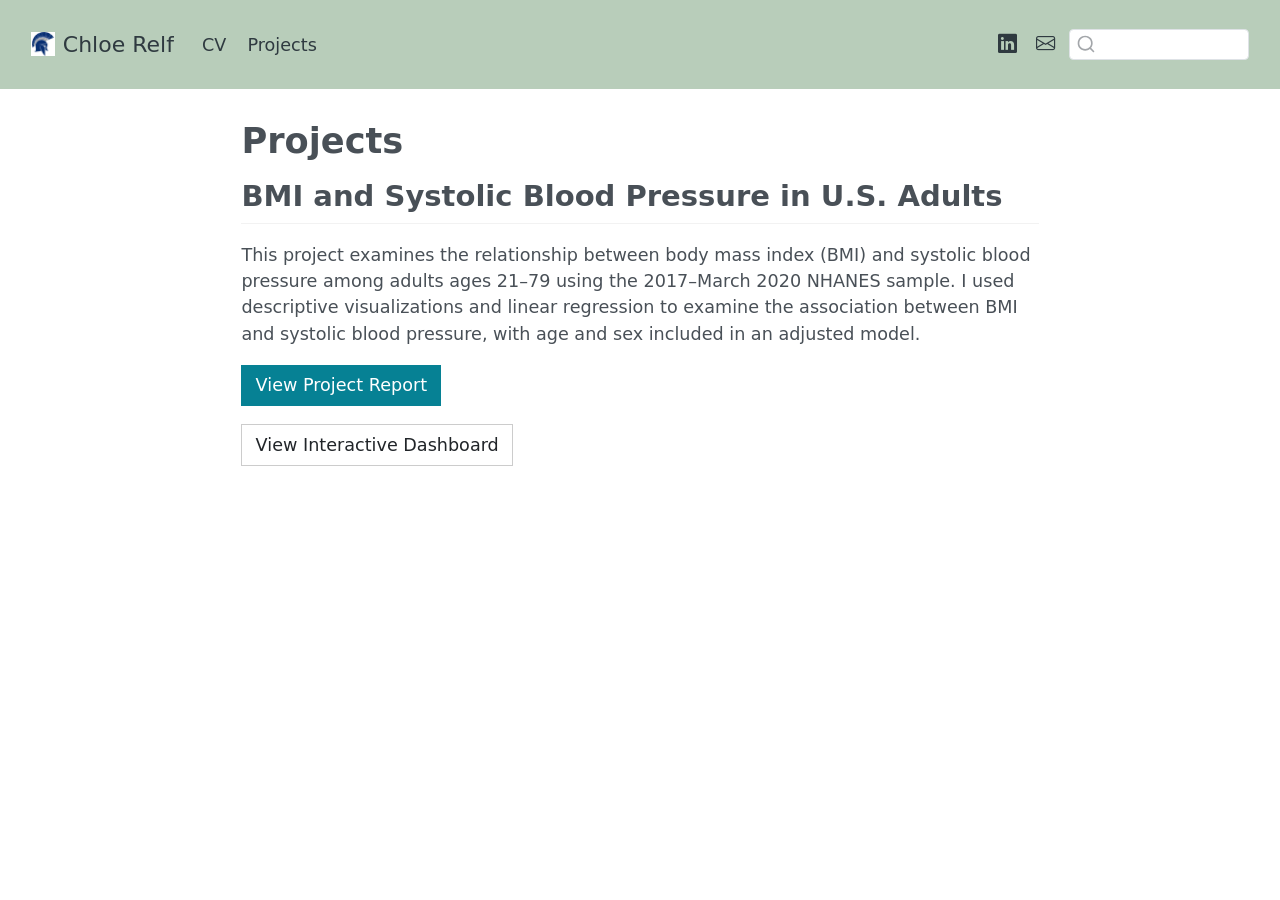
<file: docs/projects/index.html>
<!DOCTYPE html>
<html xmlns="http://www.w3.org/1999/xhtml" lang="en" xml:lang="en"><head>

<meta charset="utf-8">
<meta name="generator" content="quarto-1.10.18">

<meta name="viewport" content="width=device-width, initial-scale=1.0, user-scalable=yes">


<title>Projects – Chloe Relf</title>
<style>
/* Default styles provided by pandoc.
** See https://pandoc.org/MANUAL.html#variables-for-html for config info.
*/
span.smallcaps{font-variant: small-caps;}
div.columns{display: flex; gap: 1.5em;}
div.column{flex: auto;}
@media screen {
div.columns{gap: min(4vw, 1.5em);}
div.column{overflow-x: auto;}
}
div.hanging-indent{margin-left: 1.5em; text-indent: -1.5em;}
ul.task-list{list-style: none;}
ul.task-list li input[type="checkbox"] {
  width: 0.8em;
  margin: 0 0.8em 0.2em -1em; /* quarto-specific, see https://github.com/quarto-dev/quarto-cli/issues/4556 */ 
  vertical-align: middle;
}
</style>


<script src="../site_libs/quarto-nav/quarto-nav.js"></script>
<script src="../site_libs/clipboard/clipboard.min.js"></script>
<script src="../site_libs/quarto-search/autocomplete.umd.js"></script>
<script src="../site_libs/quarto-search/fuse.min.js"></script>
<script src="../site_libs/quarto-search/quarto-search.js"></script>
<meta name="quarto:offset" content="../">
<link href="../img/convert.jpg" rel="icon" type="image/jpeg">
<script src="../site_libs/quarto-html/quarto.js" type="module"></script>
<script src="../site_libs/quarto-html/tabsets/tabsets.js" type="module"></script>
<script src="../site_libs/quarto-html/popper.min.js"></script>
<script src="../site_libs/quarto-html/tippy.umd.min.js"></script>
<script src="../site_libs/quarto-html/anchor.min.js"></script>
<link href="../site_libs/quarto-html/tippy.css" rel="stylesheet">
<link href="../site_libs/quarto-html/quarto-syntax-highlighting-64a204ab8560d761af7679ceaba22944.css" rel="stylesheet" id="quarto-text-highlighting-styles">
<script src="../site_libs/bootstrap/bootstrap.min.js"></script>
<link href="../site_libs/bootstrap/bootstrap-icons.css" rel="stylesheet">
<link href="../site_libs/bootstrap/bootstrap-76254cfffaa60bc1b4b25a9d0978b665.min.css" rel="stylesheet" append-hash="true" id="quarto-bootstrap" data-mode="light">
<script id="quarto-search-options" type="application/json">{
  "location": "navbar",
  "copy-button": false,
  "collapse-after": 3,
  "panel-placement": "end",
  "type": "textbox",
  "limit": 50,
  "keyboard-shortcut": [
    "f",
    "/",
    "s"
  ],
  "language": {
    "search-no-results-text": "No results",
    "search-matching-documents-text": "matching documents",
    "search-copy-link-title": "Copy link to search",
    "search-hide-matches-text": "Hide additional matches",
    "search-more-match-text": "more match in this document",
    "search-more-matches-text": "more matches in this document",
    "search-clear-button-title": "Clear",
    "search-text-placeholder": "",
    "search-detached-cancel-button-title": "Cancel",
    "search-submit-button-title": "Submit",
    "search-label": "Search"
  }
}</script>


</head>

<body class="nav-fixed fullcontent quarto-light">

<div id="quarto-search-results"></div>
  <header id="quarto-header" class="headroom fixed-top">
    <nav class="navbar navbar-expand-lg " data-bs-theme="dark">
      <div class="navbar-container container-fluid">
      <div class="navbar-brand-container mx-auto">
    <a href="../index.html" class="navbar-brand navbar-brand-logo">
    <img src="../img/convert.jpg" alt="" class="navbar-logo light-content">
    <img src="../img/convert.jpg" alt="" class="navbar-logo dark-content">
    </a>
    <a class="navbar-brand" href="../index.html">
    <span class="navbar-title">Chloe Relf</span>
    </a>
  </div>
            <div id="quarto-search" class="" title="Search"></div>
          <button class="navbar-toggler" type="button" data-bs-toggle="collapse" data-bs-target="#navbarCollapse" aria-controls="navbarCollapse" role="menu" aria-expanded="false" aria-label="Toggle navigation" onclick="if (window.quartoToggleHeadroom) { window.quartoToggleHeadroom(); }">
  <span class="navbar-toggler-icon"></span>
</button>
          <div class="collapse navbar-collapse" id="navbarCollapse">
            <ul class="navbar-nav navbar-nav-scroll me-auto">
  <li class="nav-item">
    <a class="nav-link" href="../cv/index.html"> 
<span class="menu-text">CV</span></a>
  </li>  
  <li class="nav-item">
    <a class="nav-link active" href="../projects/index.html" aria-current="page"> 
<span class="menu-text">Projects</span></a>
  </li>  
</ul>
            <ul class="navbar-nav navbar-nav-scroll ms-auto">
  <li class="nav-item compact">
    <a class="nav-link" href="https://www.linkedin.com/in/chloe-relf/"> <i class="bi bi-linkedin" role="img">
</i> 
<span class="menu-text"></span></a>
  </li>  
  <li class="nav-item compact">
    <a class="nav-link" href="mailto:mail.cer92@case.edu"> <i class="bi bi-envelope" role="img" aria-label="email">
</i> 
<span class="menu-text"></span></a>
  </li>  
</ul>
          </div> <!-- /navcollapse -->
            <div class="quarto-navbar-tools">
</div>
      </div> <!-- /container-fluid -->
    </nav>
</header>
<!-- content -->
<div id="quarto-content" class="quarto-container page-columns page-rows-contents page-layout-article page-navbar">
<!-- sidebar -->
<!-- margin-sidebar -->
    
<!-- main -->
<main class="content" id="quarto-document-content">

<header id="title-block-header" class="quarto-title-block default">
<div class="quarto-title">
<h1 class="title">Projects</h1>
</div>



<div class="quarto-title-meta">

    
  
    
  </div>
  


</header>


<section id="bmi-and-systolic-blood-pressure-in-u.s.-adults" class="level2">
<h2 class="anchored" data-anchor-id="bmi-and-systolic-blood-pressure-in-u.s.-adults">BMI and Systolic Blood Pressure in U.S. Adults</h2>
<p>This project examines the relationship between body mass index (BMI) and systolic blood pressure among adults ages 21–79 using the 2017–March 2020 NHANES sample. I used descriptive visualizations and linear regression to examine the association between BMI and systolic blood pressure, with age and sex included in an adjusted model.</p>
<p><a href="bmi-sbp-analysis.html" class="btn btn-primary">View Project Report</a></p>
<p><a href="dashboard_CER.html" class="btn btn-secondary">View Interactive Dashboard</a></p>


</section>

</main> <!-- /main -->
<script id="quarto-html-after-body" type="application/javascript">
  window.document.addEventListener("DOMContentLoaded", function (event) {
    const icon = "";
    const anchorJS = new window.AnchorJS();
    anchorJS.options = {
      placement: 'right',
      icon: icon
    };
    anchorJS.add('.anchored');
    const isCodeAnnotation = (el) => {
      for (const clz of el.classList) {
        if (clz.startsWith('code-annotation-')) {                     
          return true;
        }
      }
      return false;
    }
    const onCopySuccess = function(e) {
      // button target
      const button = e.trigger;
      // don't keep focus
      button.blur();
      // flash "checked"
      button.classList.add('code-copy-button-checked');
      var currentTitle = button.getAttribute("title");
      button.setAttribute("title", "Copied!");
      let tooltip;
      if (window.bootstrap) {
        button.setAttribute("data-bs-toggle", "tooltip");
        button.setAttribute("data-bs-placement", "left");
        button.setAttribute("data-bs-title", "Copied!");
        tooltip = new bootstrap.Tooltip(button, 
          { trigger: "manual", 
            customClass: "code-copy-button-tooltip",
            offset: [0, -8]});
        tooltip.show();    
      }
      setTimeout(function() {
        if (tooltip) {
          tooltip.hide();
          button.removeAttribute("data-bs-title");
          button.removeAttribute("data-bs-toggle");
          button.removeAttribute("data-bs-placement");
        }
        button.setAttribute("title", currentTitle);
        button.classList.remove('code-copy-button-checked');
      }, 1000);
      // clear code selection
      e.clearSelection();
    }
    const getTextToCopy = function(trigger) {
      const outerScaffold = trigger.parentElement.cloneNode(true);
      const codeEl = outerScaffold.querySelector('code');
      for (const childEl of codeEl.children) {
        if (isCodeAnnotation(childEl)) {
          childEl.remove();
        }
      }
      return codeEl.innerText;
    }
    const clipboard = new window.ClipboardJS('.code-copy-button:not([data-in-quarto-modal])', {
      text: getTextToCopy
    });
    clipboard.on('success', onCopySuccess);
    if (window.document.getElementById('quarto-embedded-source-code-modal')) {
      const clipboardModal = new window.ClipboardJS('.code-copy-button[data-in-quarto-modal]', {
        text: getTextToCopy,
        container: window.document.getElementById('quarto-embedded-source-code-modal')
      });
      clipboardModal.on('success', onCopySuccess);
    }
      var localhostRegex = new RegExp(/^(?:http|https):\/\/localhost\:?[0-9]*\//);
      var mailtoRegex = new RegExp(/^mailto:/);
        var filterRegex = new RegExp('/' + window.location.host + '/');
      var isInternal = (href) => {
          return filterRegex.test(href) || localhostRegex.test(href) || mailtoRegex.test(href);
      }
      // Inspect non-navigation links and adorn them if external
     var links = window.document.querySelectorAll('a[href]:not(.nav-link):not(.navbar-brand):not(.toc-action):not(.sidebar-link):not(.sidebar-item-toggle):not(.pagination-link):not(.no-external):not([aria-hidden]):not(.dropdown-item):not(.quarto-navigation-tool):not(.about-link)');
      for (var i=0; i<links.length; i++) {
        const link = links[i];
        if (!isInternal(link.href)) {
          // undo the damage that might have been done by quarto-nav.js in the case of
          // links that we want to consider external
          if (link.dataset.originalHref !== undefined) {
            link.href = link.dataset.originalHref;
          }
        }
      }
    function tippyHover(el, contentFn, onTriggerFn, onUntriggerFn) {
      const config = {
        allowHTML: true,
        maxWidth: 500,
        delay: 100,
        arrow: false,
        appendTo: function(el) {
            return el.parentElement;
        },
        interactive: true,
        interactiveBorder: 10,
        theme: 'quarto',
        placement: 'bottom-start',
      };
      if (contentFn) {
        config.content = contentFn;
      }
      if (onTriggerFn) {
        config.onTrigger = onTriggerFn;
      }
      if (onUntriggerFn) {
        config.onUntrigger = onUntriggerFn;
      }
      window.tippy(el, config); 
    }
    const noterefs = window.document.querySelectorAll('a[role="doc-noteref"]');
    for (var i=0; i<noterefs.length; i++) {
      const ref = noterefs[i];
      tippyHover(ref, function() {
        // use id or data attribute instead here
        let href = ref.getAttribute('data-footnote-href') || ref.getAttribute('href');
        try { href = new URL(href).hash; } catch {}
        const id = href.replace(/^#\/?/, "");
        const note = window.document.getElementById(id);
        if (note) {
          return note.innerHTML;
        } else {
          return "";
        }
      });
    }
    const xrefs = window.document.querySelectorAll('a.quarto-xref');
    const processXRef = (id, note) => {
      // Strip column container classes
      const stripColumnClz = (el) => {
        el.classList.remove("page-full", "page-columns");
        if (el.children) {
          for (const child of el.children) {
            stripColumnClz(child);
          }
        }
      }
      stripColumnClz(note)
      if (id === null || id.startsWith('sec-')) {
        // Special case sections, only their first couple elements
        const container = document.createElement("div");
        if (note.children && note.children.length > 2) {
          container.appendChild(note.children[0].cloneNode(true));
          for (let i = 1; i < note.children.length; i++) {
            const child = note.children[i];
            if (child.tagName === "P" && child.innerText === "") {
              continue;
            } else {
              container.appendChild(child.cloneNode(true));
              break;
            }
          }
          if (window.Quarto?.typesetMath) {
            window.Quarto.typesetMath(container);
          }
          return container.innerHTML
        } else {
          if (window.Quarto?.typesetMath) {
            window.Quarto.typesetMath(note);
          }
          return note.innerHTML;
        }
      } else {
        // Remove any anchor links if they are present
        const anchorLink = note.querySelector('a.anchorjs-link');
        if (anchorLink) {
          anchorLink.remove();
        }
        if (window.Quarto?.typesetMath) {
          window.Quarto.typesetMath(note);
        }
        if (note.classList.contains("callout")) {
          return note.outerHTML;
        } else {
          return note.innerHTML;
        }
      }
    }
    for (var i=0; i<xrefs.length; i++) {
      const xref = xrefs[i];
      tippyHover(xref, undefined, function(instance) {
        instance.disable();
        let url = xref.getAttribute('href');
        let hash = undefined; 
        if (url.startsWith('#')) {
          hash = url;
        } else {
          try { hash = new URL(url).hash; } catch {}
        }
        if (hash) {
          const id = hash.replace(/^#\/?/, "");
          const note = window.document.getElementById(id);
          if (note !== null) {
            try {
              const html = processXRef(id, note.cloneNode(true));
              instance.setContent(html);
            } finally {
              instance.enable();
              instance.show();
            }
          } else {
            // See if we can fetch this
            fetch(url.split('#')[0])
            .then(res => res.text())
            .then(html => {
              const parser = new DOMParser();
              const htmlDoc = parser.parseFromString(html, "text/html");
              const note = htmlDoc.getElementById(id);
              if (note !== null) {
                const html = processXRef(id, note);
                instance.setContent(html);
              } 
            }).finally(() => {
              instance.enable();
              instance.show();
            });
          }
        } else {
          // See if we can fetch a full url (with no hash to target)
          // This is a special case and we should probably do some content thinning / targeting
          fetch(url)
          .then(res => res.text())
          .then(html => {
            const parser = new DOMParser();
            const htmlDoc = parser.parseFromString(html, "text/html");
            const note = htmlDoc.querySelector('main.content');
            if (note !== null) {
              // This should only happen for chapter cross references
              // (since there is no id in the URL)
              // remove the first header
              if (note.children.length > 0 && note.children[0].tagName === "HEADER") {
                note.children[0].remove();
              }
              const html = processXRef(null, note);
              instance.setContent(html);
            } 
          }).finally(() => {
            instance.enable();
            instance.show();
          });
        }
      }, function(instance) {
      });
    }
        let selectedAnnoteEl;
        const selectorForAnnotation = ( cell, annotation) => {
          let cellAttr = 'data-code-cell="' + cell + '"';
          let lineAttr = 'data-code-annotation="' +  annotation + '"';
          const selector = 'span[' + cellAttr + '][' + lineAttr + ']';
          return selector;
        }
        const selectCodeLines = (annoteEl) => {
          const doc = window.document;
          const targetCell = annoteEl.getAttribute("data-target-cell");
          const targetAnnotation = annoteEl.getAttribute("data-target-annotation");
          const annoteSpan = window.document.querySelector(selectorForAnnotation(targetCell, targetAnnotation));
          const lines = annoteSpan.getAttribute("data-code-lines").split(",");
          const lineIds = lines.map((line) => {
            return targetCell + "-" + line;
          })
          let top = null;
          let height = null;
          let parent = null;
          if (lineIds.length > 0) {
              //compute the position of the single el (top and bottom and make a div)
              const el = window.document.getElementById(lineIds[0]);
              top = el.offsetTop;
              height = el.offsetHeight;
              parent = el.parentElement.parentElement;
            if (lineIds.length > 1) {
              const lastEl = window.document.getElementById(lineIds[lineIds.length - 1]);
              const bottom = lastEl.offsetTop + lastEl.offsetHeight;
              height = bottom - top;
            }
            if (top !== null && height !== null && parent !== null) {
              // cook up a div (if necessary) and position it 
              let div = window.document.getElementById("code-annotation-line-highlight");
              if (div === null) {
                div = window.document.createElement("div");
                div.setAttribute("id", "code-annotation-line-highlight");
                div.style.position = 'absolute';
                parent.appendChild(div);
              }
              div.style.top = top - 2 + "px";
              div.style.height = height + 4 + "px";
              div.style.left = 0;
              let gutterDiv = window.document.getElementById("code-annotation-line-highlight-gutter");
              if (gutterDiv === null) {
                gutterDiv = window.document.createElement("div");
                gutterDiv.setAttribute("id", "code-annotation-line-highlight-gutter");
                gutterDiv.style.position = 'absolute';
                const codeCell = window.document.getElementById(targetCell);
                const gutter = codeCell.querySelector('.code-annotation-gutter');
                gutter.appendChild(gutterDiv);
              }
              gutterDiv.style.top = top - 2 + "px";
              gutterDiv.style.height = height + 4 + "px";
            }
            selectedAnnoteEl = annoteEl;
          }
        };
        const unselectCodeLines = () => {
          const elementsIds = ["code-annotation-line-highlight", "code-annotation-line-highlight-gutter"];
          elementsIds.forEach((elId) => {
            const div = window.document.getElementById(elId);
            if (div) {
              div.remove();
            }
          });
          selectedAnnoteEl = undefined;
        };
          // Handle positioning of the toggle
      window.addEventListener(
        "resize",
        throttle(() => {
          elRect = undefined;
          if (selectedAnnoteEl) {
            selectCodeLines(selectedAnnoteEl);
          }
        }, 10)
      );
      function throttle(fn, ms) {
      let throttle = false;
      let timer;
        return (...args) => {
          if(!throttle) { // first call gets through
              fn.apply(this, args);
              throttle = true;
          } else { // all the others get throttled
              if(timer) clearTimeout(timer); // cancel #2
              timer = setTimeout(() => {
                fn.apply(this, args);
                timer = throttle = false;
              }, ms);
          }
        };
      }
        // Attach click handler to the DT
        const annoteDls = window.document.querySelectorAll('dt[data-target-cell]');
        for (const annoteDlNode of annoteDls) {
          annoteDlNode.addEventListener('click', (event) => {
            const clickedEl = event.target;
            if (clickedEl !== selectedAnnoteEl) {
              unselectCodeLines();
              const activeEl = window.document.querySelector('dt[data-target-cell].code-annotation-active');
              if (activeEl) {
                activeEl.classList.remove('code-annotation-active');
              }
              selectCodeLines(clickedEl);
              clickedEl.classList.add('code-annotation-active');
            } else {
              // Unselect the line
              unselectCodeLines();
              clickedEl.classList.remove('code-annotation-active');
            }
          });
        }
    const findCites = (el) => {
      const parentEl = el.parentElement;
      if (parentEl) {
        const cites = parentEl.dataset.cites;
        if (cites) {
          return {
            el,
            cites: cites.split(' ')
          };
        } else {
          return findCites(el.parentElement)
        }
      } else {
        return undefined;
      }
    };
    var bibliorefs = window.document.querySelectorAll('a[role="doc-biblioref"]');
    for (var i=0; i<bibliorefs.length; i++) {
      const ref = bibliorefs[i];
      const citeInfo = findCites(ref);
      if (citeInfo) {
        tippyHover(citeInfo.el, function() {
          var popup = window.document.createElement('div');
          citeInfo.cites.forEach(function(cite) {
            var citeDiv = window.document.createElement('div');
            citeDiv.classList.add('hanging-indent');
            citeDiv.classList.add('csl-entry');
            var biblioDiv = window.document.getElementById('ref-' + cite);
            if (biblioDiv) {
              citeDiv.innerHTML = biblioDiv.innerHTML;
            }
            popup.appendChild(citeDiv);
          });
          return popup.innerHTML;
        });
      }
    }
  });
  </script>
</div> <!-- /content -->




</body></html>
</file>
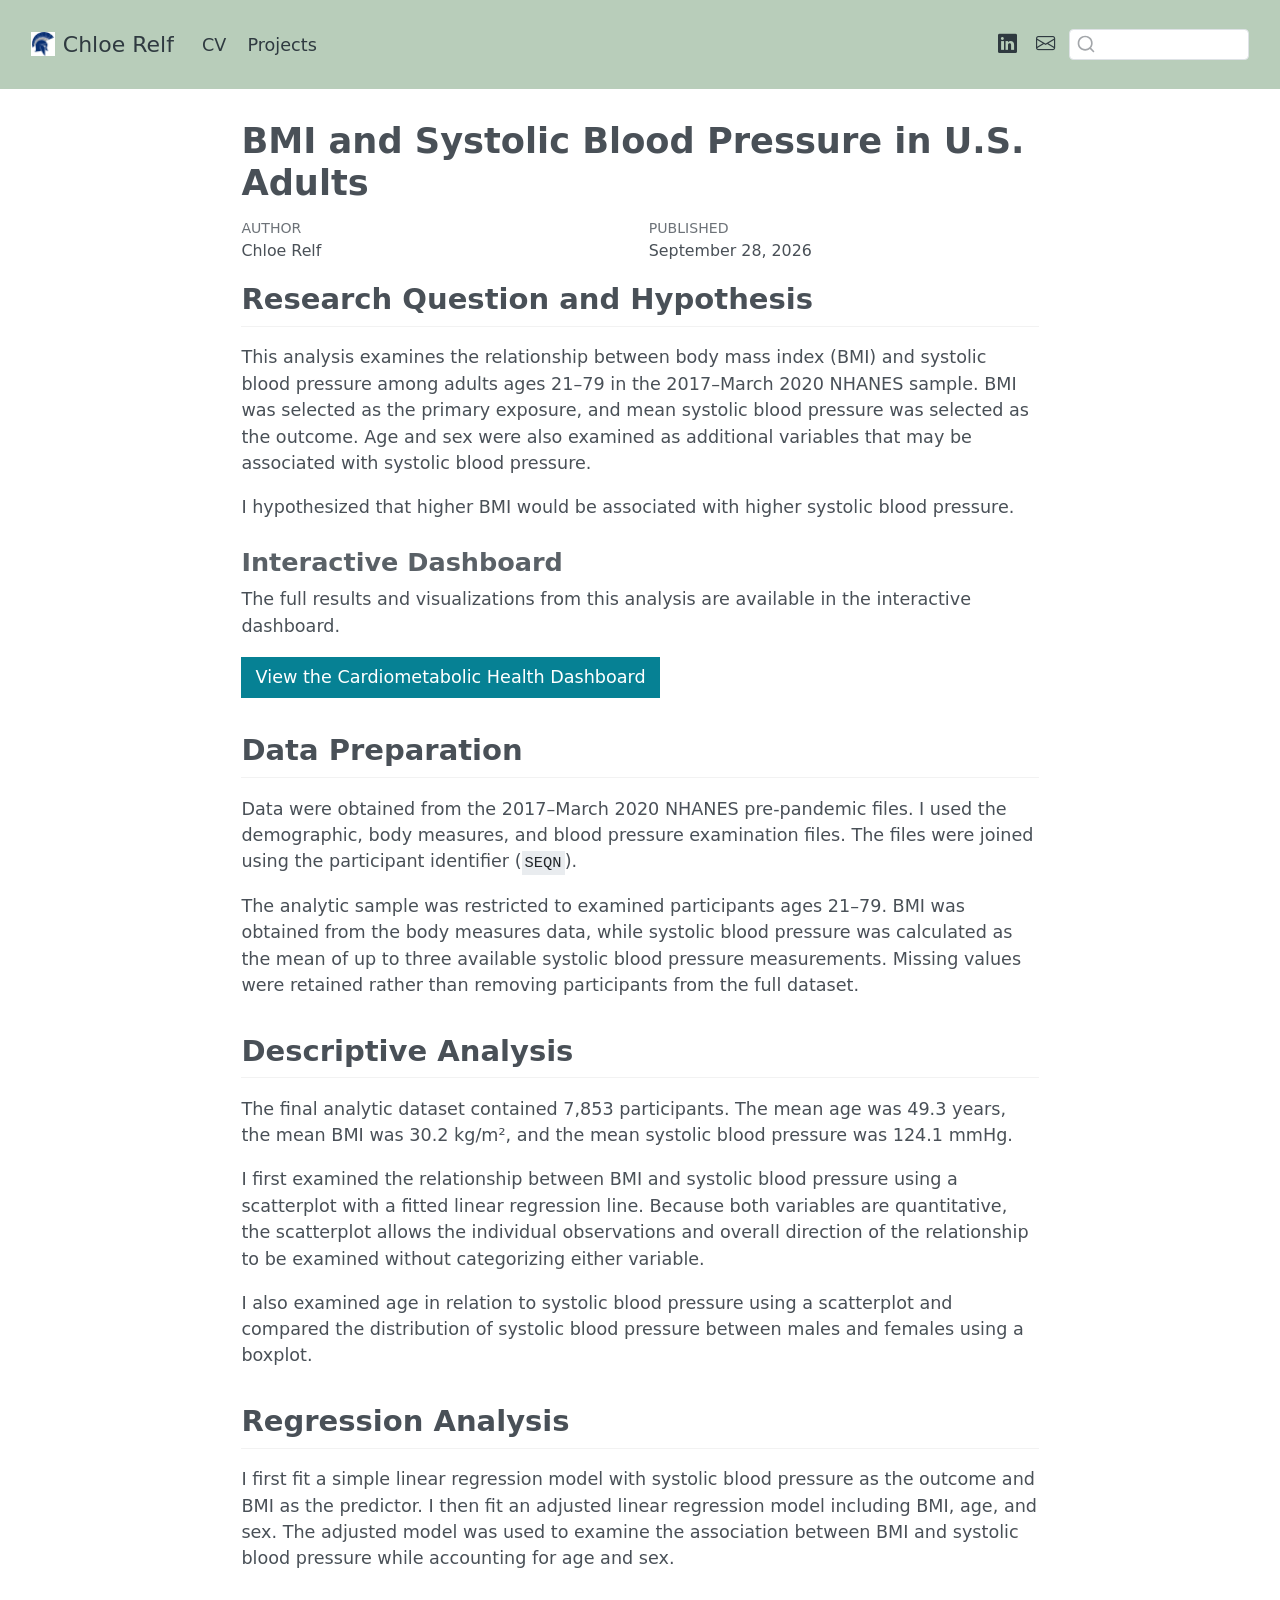
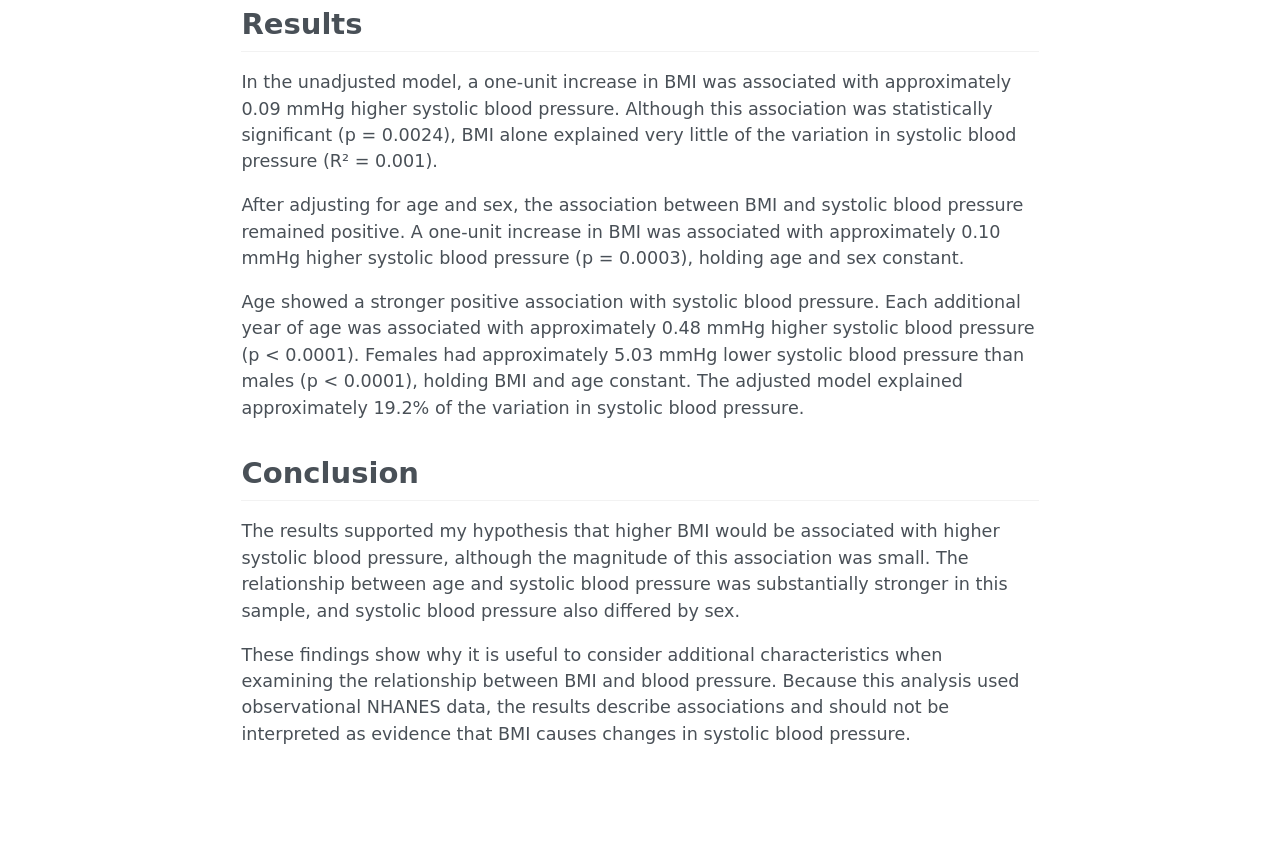
<file: docs/projects/bmi-sbp-analysis.html>
<!DOCTYPE html>
<html xmlns="http://www.w3.org/1999/xhtml" lang="en" xml:lang="en"><head>

<meta charset="utf-8">
<meta name="generator" content="quarto-1.10.18">

<meta name="viewport" content="width=device-width, initial-scale=1.0, user-scalable=yes">

<meta name="author" content="Chloe Relf">
<meta name="dcterms.date" content="2026-09-28">

<title>BMI and Systolic Blood Pressure in U.S. Adults – Chloe Relf</title>
<style>
/* Default styles provided by pandoc.
** See https://pandoc.org/MANUAL.html#variables-for-html for config info.
*/
span.smallcaps{font-variant: small-caps;}
div.columns{display: flex; gap: 1.5em;}
div.column{flex: auto;}
@media screen {
div.columns{gap: min(4vw, 1.5em);}
div.column{overflow-x: auto;}
}
div.hanging-indent{margin-left: 1.5em; text-indent: -1.5em;}
ul.task-list{list-style: none;}
ul.task-list li input[type="checkbox"] {
  width: 0.8em;
  margin: 0 0.8em 0.2em -1em; /* quarto-specific, see https://github.com/quarto-dev/quarto-cli/issues/4556 */ 
  vertical-align: middle;
}
</style>


<script src="../site_libs/quarto-nav/quarto-nav.js"></script>
<script src="../site_libs/clipboard/clipboard.min.js"></script>
<script src="../site_libs/quarto-search/autocomplete.umd.js"></script>
<script src="../site_libs/quarto-search/fuse.min.js"></script>
<script src="../site_libs/quarto-search/quarto-search.js"></script>
<meta name="quarto:offset" content="../">
<link href="../img/convert.jpg" rel="icon" type="image/jpeg">
<script src="../site_libs/quarto-html/quarto.js" type="module"></script>
<script src="../site_libs/quarto-html/tabsets/tabsets.js" type="module"></script>
<script src="../site_libs/quarto-html/popper.min.js"></script>
<script src="../site_libs/quarto-html/tippy.umd.min.js"></script>
<script src="../site_libs/quarto-html/anchor.min.js"></script>
<link href="../site_libs/quarto-html/tippy.css" rel="stylesheet">
<link href="../site_libs/quarto-html/quarto-syntax-highlighting-64a204ab8560d761af7679ceaba22944.css" rel="stylesheet" id="quarto-text-highlighting-styles">
<script src="../site_libs/bootstrap/bootstrap.min.js"></script>
<link href="../site_libs/bootstrap/bootstrap-icons.css" rel="stylesheet">
<link href="../site_libs/bootstrap/bootstrap-76254cfffaa60bc1b4b25a9d0978b665.min.css" rel="stylesheet" append-hash="true" id="quarto-bootstrap" data-mode="light">
<script id="quarto-search-options" type="application/json">{
  "location": "navbar",
  "copy-button": false,
  "collapse-after": 3,
  "panel-placement": "end",
  "type": "textbox",
  "limit": 50,
  "keyboard-shortcut": [
    "f",
    "/",
    "s"
  ],
  "language": {
    "search-no-results-text": "No results",
    "search-matching-documents-text": "matching documents",
    "search-copy-link-title": "Copy link to search",
    "search-hide-matches-text": "Hide additional matches",
    "search-more-match-text": "more match in this document",
    "search-more-matches-text": "more matches in this document",
    "search-clear-button-title": "Clear",
    "search-text-placeholder": "",
    "search-detached-cancel-button-title": "Cancel",
    "search-submit-button-title": "Submit",
    "search-label": "Search"
  }
}</script>


</head>

<body class="nav-fixed fullcontent quarto-light">

<div id="quarto-search-results"></div>
  <header id="quarto-header" class="headroom fixed-top">
    <nav class="navbar navbar-expand-lg " data-bs-theme="dark">
      <div class="navbar-container container-fluid">
      <div class="navbar-brand-container mx-auto">
    <a href="../index.html" class="navbar-brand navbar-brand-logo">
    <img src="../img/convert.jpg" alt="" class="navbar-logo light-content">
    <img src="../img/convert.jpg" alt="" class="navbar-logo dark-content">
    </a>
    <a class="navbar-brand" href="../index.html">
    <span class="navbar-title">Chloe Relf</span>
    </a>
  </div>
            <div id="quarto-search" class="" title="Search"></div>
          <button class="navbar-toggler" type="button" data-bs-toggle="collapse" data-bs-target="#navbarCollapse" aria-controls="navbarCollapse" role="menu" aria-expanded="false" aria-label="Toggle navigation" onclick="if (window.quartoToggleHeadroom) { window.quartoToggleHeadroom(); }">
  <span class="navbar-toggler-icon"></span>
</button>
          <div class="collapse navbar-collapse" id="navbarCollapse">
            <ul class="navbar-nav navbar-nav-scroll me-auto">
  <li class="nav-item">
    <a class="nav-link" href="../cv/index.html"> 
<span class="menu-text">CV</span></a>
  </li>  
  <li class="nav-item">
    <a class="nav-link" href="../projects/index.html"> 
<span class="menu-text">Projects</span></a>
  </li>  
</ul>
            <ul class="navbar-nav navbar-nav-scroll ms-auto">
  <li class="nav-item compact">
    <a class="nav-link" href="https://www.linkedin.com/in/chloe-relf/"> <i class="bi bi-linkedin" role="img">
</i> 
<span class="menu-text"></span></a>
  </li>  
  <li class="nav-item compact">
    <a class="nav-link" href="mailto:mail.cer92@case.edu"> <i class="bi bi-envelope" role="img" aria-label="email">
</i> 
<span class="menu-text"></span></a>
  </li>  
</ul>
          </div> <!-- /navcollapse -->
            <div class="quarto-navbar-tools">
</div>
      </div> <!-- /container-fluid -->
    </nav>
</header>
<!-- content -->
<div id="quarto-content" class="quarto-container page-columns page-rows-contents page-layout-article page-navbar">
<!-- sidebar -->
<!-- margin-sidebar -->
    
<!-- main -->
<main class="content" id="quarto-document-content">

<header id="title-block-header" class="quarto-title-block default">
<div class="quarto-title">
<h1 class="title">BMI and Systolic Blood Pressure in U.S. Adults</h1>
</div>



<div class="quarto-title-meta">

    <div>
    <div class="quarto-title-meta-heading">Author</div>
    <div class="quarto-title-meta-contents">
             <p>Chloe Relf </p>
          </div>
  </div>
    
    <div>
    <div class="quarto-title-meta-heading">Published</div>
    <div class="quarto-title-meta-contents">
      <p class="date">September 28, 2026</p>
    </div>
  </div>
  
    
  </div>
  


</header>


<section id="research-question-and-hypothesis" class="level2">
<h2 class="anchored" data-anchor-id="research-question-and-hypothesis">Research Question and Hypothesis</h2>
<p>This analysis examines the relationship between body mass index (BMI) and systolic blood pressure among adults ages 21–79 in the 2017–March 2020 NHANES sample. BMI was selected as the primary exposure, and mean systolic blood pressure was selected as the outcome. Age and sex were also examined as additional variables that may be associated with systolic blood pressure.</p>
<p>I hypothesized that higher BMI would be associated with higher systolic blood pressure.</p>
<section id="interactive-dashboard" class="level3">
<h3 class="anchored" data-anchor-id="interactive-dashboard">Interactive Dashboard</h3>
<p>The full results and visualizations from this analysis are available in the interactive dashboard.</p>
<p><a href="dashboard_CER.html" class="btn btn-primary">View the Cardiometabolic Health Dashboard</a></p>
</section>
</section>
<section id="data-preparation" class="level2">
<h2 class="anchored" data-anchor-id="data-preparation">Data Preparation</h2>
<p>Data were obtained from the 2017–March 2020 NHANES pre-pandemic files. I used the demographic, body measures, and blood pressure examination files. The files were joined using the participant identifier (<code>SEQN</code>).</p>
<p>The analytic sample was restricted to examined participants ages 21–79. BMI was obtained from the body measures data, while systolic blood pressure was calculated as the mean of up to three available systolic blood pressure measurements. Missing values were retained rather than removing participants from the full dataset.</p>
</section>
<section id="descriptive-analysis" class="level2">
<h2 class="anchored" data-anchor-id="descriptive-analysis">Descriptive Analysis</h2>
<p>The final analytic dataset contained 7,853 participants. The mean age was 49.3 years, the mean BMI was 30.2 kg/m², and the mean systolic blood pressure was 124.1 mmHg.</p>
<p>I first examined the relationship between BMI and systolic blood pressure using a scatterplot with a fitted linear regression line. Because both variables are quantitative, the scatterplot allows the individual observations and overall direction of the relationship to be examined without categorizing either variable.</p>
<p>I also examined age in relation to systolic blood pressure using a scatterplot and compared the distribution of systolic blood pressure between males and females using a boxplot.</p>
</section>
<section id="regression-analysis" class="level2">
<h2 class="anchored" data-anchor-id="regression-analysis">Regression Analysis</h2>
<p>I first fit a simple linear regression model with systolic blood pressure as the outcome and BMI as the predictor. I then fit an adjusted linear regression model including BMI, age, and sex. The adjusted model was used to examine the association between BMI and systolic blood pressure while accounting for age and sex.</p>
</section>
<section id="results" class="level2">
<h2 class="anchored" data-anchor-id="results">Results</h2>
<p>In the unadjusted model, a one-unit increase in BMI was associated with approximately 0.09 mmHg higher systolic blood pressure. Although this association was statistically significant (p = 0.0024), BMI alone explained very little of the variation in systolic blood pressure (R² = 0.001).</p>
<p>After adjusting for age and sex, the association between BMI and systolic blood pressure remained positive. A one-unit increase in BMI was associated with approximately 0.10 mmHg higher systolic blood pressure (p = 0.0003), holding age and sex constant.</p>
<p>Age showed a stronger positive association with systolic blood pressure. Each additional year of age was associated with approximately 0.48 mmHg higher systolic blood pressure (p &lt; 0.0001). Females had approximately 5.03 mmHg lower systolic blood pressure than males (p &lt; 0.0001), holding BMI and age constant. The adjusted model explained approximately 19.2% of the variation in systolic blood pressure.</p>
</section>
<section id="conclusion" class="level2">
<h2 class="anchored" data-anchor-id="conclusion">Conclusion</h2>
<p>The results supported my hypothesis that higher BMI would be associated with higher systolic blood pressure, although the magnitude of this association was small. The relationship between age and systolic blood pressure was substantially stronger in this sample, and systolic blood pressure also differed by sex.</p>
<p>These findings show why it is useful to consider additional characteristics when examining the relationship between BMI and blood pressure. Because this analysis used observational NHANES data, the results describe associations and should not be interpreted as evidence that BMI causes changes in systolic blood pressure.</p>


</section>

</main> <!-- /main -->
<script id="quarto-html-after-body" type="application/javascript">
  window.document.addEventListener("DOMContentLoaded", function (event) {
    const icon = "";
    const anchorJS = new window.AnchorJS();
    anchorJS.options = {
      placement: 'right',
      icon: icon
    };
    anchorJS.add('.anchored');
    const isCodeAnnotation = (el) => {
      for (const clz of el.classList) {
        if (clz.startsWith('code-annotation-')) {                     
          return true;
        }
      }
      return false;
    }
    const onCopySuccess = function(e) {
      // button target
      const button = e.trigger;
      // don't keep focus
      button.blur();
      // flash "checked"
      button.classList.add('code-copy-button-checked');
      var currentTitle = button.getAttribute("title");
      button.setAttribute("title", "Copied!");
      let tooltip;
      if (window.bootstrap) {
        button.setAttribute("data-bs-toggle", "tooltip");
        button.setAttribute("data-bs-placement", "left");
        button.setAttribute("data-bs-title", "Copied!");
        tooltip = new bootstrap.Tooltip(button, 
          { trigger: "manual", 
            customClass: "code-copy-button-tooltip",
            offset: [0, -8]});
        tooltip.show();    
      }
      setTimeout(function() {
        if (tooltip) {
          tooltip.hide();
          button.removeAttribute("data-bs-title");
          button.removeAttribute("data-bs-toggle");
          button.removeAttribute("data-bs-placement");
        }
        button.setAttribute("title", currentTitle);
        button.classList.remove('code-copy-button-checked');
      }, 1000);
      // clear code selection
      e.clearSelection();
    }
    const getTextToCopy = function(trigger) {
      const outerScaffold = trigger.parentElement.cloneNode(true);
      const codeEl = outerScaffold.querySelector('code');
      for (const childEl of codeEl.children) {
        if (isCodeAnnotation(childEl)) {
          childEl.remove();
        }
      }
      return codeEl.innerText;
    }
    const clipboard = new window.ClipboardJS('.code-copy-button:not([data-in-quarto-modal])', {
      text: getTextToCopy
    });
    clipboard.on('success', onCopySuccess);
    if (window.document.getElementById('quarto-embedded-source-code-modal')) {
      const clipboardModal = new window.ClipboardJS('.code-copy-button[data-in-quarto-modal]', {
        text: getTextToCopy,
        container: window.document.getElementById('quarto-embedded-source-code-modal')
      });
      clipboardModal.on('success', onCopySuccess);
    }
      var localhostRegex = new RegExp(/^(?:http|https):\/\/localhost\:?[0-9]*\//);
      var mailtoRegex = new RegExp(/^mailto:/);
        var filterRegex = new RegExp('/' + window.location.host + '/');
      var isInternal = (href) => {
          return filterRegex.test(href) || localhostRegex.test(href) || mailtoRegex.test(href);
      }
      // Inspect non-navigation links and adorn them if external
     var links = window.document.querySelectorAll('a[href]:not(.nav-link):not(.navbar-brand):not(.toc-action):not(.sidebar-link):not(.sidebar-item-toggle):not(.pagination-link):not(.no-external):not([aria-hidden]):not(.dropdown-item):not(.quarto-navigation-tool):not(.about-link)');
      for (var i=0; i<links.length; i++) {
        const link = links[i];
        if (!isInternal(link.href)) {
          // undo the damage that might have been done by quarto-nav.js in the case of
          // links that we want to consider external
          if (link.dataset.originalHref !== undefined) {
            link.href = link.dataset.originalHref;
          }
        }
      }
    function tippyHover(el, contentFn, onTriggerFn, onUntriggerFn) {
      const config = {
        allowHTML: true,
        maxWidth: 500,
        delay: 100,
        arrow: false,
        appendTo: function(el) {
            return el.parentElement;
        },
        interactive: true,
        interactiveBorder: 10,
        theme: 'quarto',
        placement: 'bottom-start',
      };
      if (contentFn) {
        config.content = contentFn;
      }
      if (onTriggerFn) {
        config.onTrigger = onTriggerFn;
      }
      if (onUntriggerFn) {
        config.onUntrigger = onUntriggerFn;
      }
      window.tippy(el, config); 
    }
    const noterefs = window.document.querySelectorAll('a[role="doc-noteref"]');
    for (var i=0; i<noterefs.length; i++) {
      const ref = noterefs[i];
      tippyHover(ref, function() {
        // use id or data attribute instead here
        let href = ref.getAttribute('data-footnote-href') || ref.getAttribute('href');
        try { href = new URL(href).hash; } catch {}
        const id = href.replace(/^#\/?/, "");
        const note = window.document.getElementById(id);
        if (note) {
          return note.innerHTML;
        } else {
          return "";
        }
      });
    }
    const xrefs = window.document.querySelectorAll('a.quarto-xref');
    const processXRef = (id, note) => {
      // Strip column container classes
      const stripColumnClz = (el) => {
        el.classList.remove("page-full", "page-columns");
        if (el.children) {
          for (const child of el.children) {
            stripColumnClz(child);
          }
        }
      }
      stripColumnClz(note)
      if (id === null || id.startsWith('sec-')) {
        // Special case sections, only their first couple elements
        const container = document.createElement("div");
        if (note.children && note.children.length > 2) {
          container.appendChild(note.children[0].cloneNode(true));
          for (let i = 1; i < note.children.length; i++) {
            const child = note.children[i];
            if (child.tagName === "P" && child.innerText === "") {
              continue;
            } else {
              container.appendChild(child.cloneNode(true));
              break;
            }
          }
          if (window.Quarto?.typesetMath) {
            window.Quarto.typesetMath(container);
          }
          return container.innerHTML
        } else {
          if (window.Quarto?.typesetMath) {
            window.Quarto.typesetMath(note);
          }
          return note.innerHTML;
        }
      } else {
        // Remove any anchor links if they are present
        const anchorLink = note.querySelector('a.anchorjs-link');
        if (anchorLink) {
          anchorLink.remove();
        }
        if (window.Quarto?.typesetMath) {
          window.Quarto.typesetMath(note);
        }
        if (note.classList.contains("callout")) {
          return note.outerHTML;
        } else {
          return note.innerHTML;
        }
      }
    }
    for (var i=0; i<xrefs.length; i++) {
      const xref = xrefs[i];
      tippyHover(xref, undefined, function(instance) {
        instance.disable();
        let url = xref.getAttribute('href');
        let hash = undefined; 
        if (url.startsWith('#')) {
          hash = url;
        } else {
          try { hash = new URL(url).hash; } catch {}
        }
        if (hash) {
          const id = hash.replace(/^#\/?/, "");
          const note = window.document.getElementById(id);
          if (note !== null) {
            try {
              const html = processXRef(id, note.cloneNode(true));
              instance.setContent(html);
            } finally {
              instance.enable();
              instance.show();
            }
          } else {
            // See if we can fetch this
            fetch(url.split('#')[0])
            .then(res => res.text())
            .then(html => {
              const parser = new DOMParser();
              const htmlDoc = parser.parseFromString(html, "text/html");
              const note = htmlDoc.getElementById(id);
              if (note !== null) {
                const html = processXRef(id, note);
                instance.setContent(html);
              } 
            }).finally(() => {
              instance.enable();
              instance.show();
            });
          }
        } else {
          // See if we can fetch a full url (with no hash to target)
          // This is a special case and we should probably do some content thinning / targeting
          fetch(url)
          .then(res => res.text())
          .then(html => {
            const parser = new DOMParser();
            const htmlDoc = parser.parseFromString(html, "text/html");
            const note = htmlDoc.querySelector('main.content');
            if (note !== null) {
              // This should only happen for chapter cross references
              // (since there is no id in the URL)
              // remove the first header
              if (note.children.length > 0 && note.children[0].tagName === "HEADER") {
                note.children[0].remove();
              }
              const html = processXRef(null, note);
              instance.setContent(html);
            } 
          }).finally(() => {
            instance.enable();
            instance.show();
          });
        }
      }, function(instance) {
      });
    }
        let selectedAnnoteEl;
        const selectorForAnnotation = ( cell, annotation) => {
          let cellAttr = 'data-code-cell="' + cell + '"';
          let lineAttr = 'data-code-annotation="' +  annotation + '"';
          const selector = 'span[' + cellAttr + '][' + lineAttr + ']';
          return selector;
        }
        const selectCodeLines = (annoteEl) => {
          const doc = window.document;
          const targetCell = annoteEl.getAttribute("data-target-cell");
          const targetAnnotation = annoteEl.getAttribute("data-target-annotation");
          const annoteSpan = window.document.querySelector(selectorForAnnotation(targetCell, targetAnnotation));
          const lines = annoteSpan.getAttribute("data-code-lines").split(",");
          const lineIds = lines.map((line) => {
            return targetCell + "-" + line;
          })
          let top = null;
          let height = null;
          let parent = null;
          if (lineIds.length > 0) {
              //compute the position of the single el (top and bottom and make a div)
              const el = window.document.getElementById(lineIds[0]);
              top = el.offsetTop;
              height = el.offsetHeight;
              parent = el.parentElement.parentElement;
            if (lineIds.length > 1) {
              const lastEl = window.document.getElementById(lineIds[lineIds.length - 1]);
              const bottom = lastEl.offsetTop + lastEl.offsetHeight;
              height = bottom - top;
            }
            if (top !== null && height !== null && parent !== null) {
              // cook up a div (if necessary) and position it 
              let div = window.document.getElementById("code-annotation-line-highlight");
              if (div === null) {
                div = window.document.createElement("div");
                div.setAttribute("id", "code-annotation-line-highlight");
                div.style.position = 'absolute';
                parent.appendChild(div);
              }
              div.style.top = top - 2 + "px";
              div.style.height = height + 4 + "px";
              div.style.left = 0;
              let gutterDiv = window.document.getElementById("code-annotation-line-highlight-gutter");
              if (gutterDiv === null) {
                gutterDiv = window.document.createElement("div");
                gutterDiv.setAttribute("id", "code-annotation-line-highlight-gutter");
                gutterDiv.style.position = 'absolute';
                const codeCell = window.document.getElementById(targetCell);
                const gutter = codeCell.querySelector('.code-annotation-gutter');
                gutter.appendChild(gutterDiv);
              }
              gutterDiv.style.top = top - 2 + "px";
              gutterDiv.style.height = height + 4 + "px";
            }
            selectedAnnoteEl = annoteEl;
          }
        };
        const unselectCodeLines = () => {
          const elementsIds = ["code-annotation-line-highlight", "code-annotation-line-highlight-gutter"];
          elementsIds.forEach((elId) => {
            const div = window.document.getElementById(elId);
            if (div) {
              div.remove();
            }
          });
          selectedAnnoteEl = undefined;
        };
          // Handle positioning of the toggle
      window.addEventListener(
        "resize",
        throttle(() => {
          elRect = undefined;
          if (selectedAnnoteEl) {
            selectCodeLines(selectedAnnoteEl);
          }
        }, 10)
      );
      function throttle(fn, ms) {
      let throttle = false;
      let timer;
        return (...args) => {
          if(!throttle) { // first call gets through
              fn.apply(this, args);
              throttle = true;
          } else { // all the others get throttled
              if(timer) clearTimeout(timer); // cancel #2
              timer = setTimeout(() => {
                fn.apply(this, args);
                timer = throttle = false;
              }, ms);
          }
        };
      }
        // Attach click handler to the DT
        const annoteDls = window.document.querySelectorAll('dt[data-target-cell]');
        for (const annoteDlNode of annoteDls) {
          annoteDlNode.addEventListener('click', (event) => {
            const clickedEl = event.target;
            if (clickedEl !== selectedAnnoteEl) {
              unselectCodeLines();
              const activeEl = window.document.querySelector('dt[data-target-cell].code-annotation-active');
              if (activeEl) {
                activeEl.classList.remove('code-annotation-active');
              }
              selectCodeLines(clickedEl);
              clickedEl.classList.add('code-annotation-active');
            } else {
              // Unselect the line
              unselectCodeLines();
              clickedEl.classList.remove('code-annotation-active');
            }
          });
        }
    const findCites = (el) => {
      const parentEl = el.parentElement;
      if (parentEl) {
        const cites = parentEl.dataset.cites;
        if (cites) {
          return {
            el,
            cites: cites.split(' ')
          };
        } else {
          return findCites(el.parentElement)
        }
      } else {
        return undefined;
      }
    };
    var bibliorefs = window.document.querySelectorAll('a[role="doc-biblioref"]');
    for (var i=0; i<bibliorefs.length; i++) {
      const ref = bibliorefs[i];
      const citeInfo = findCites(ref);
      if (citeInfo) {
        tippyHover(citeInfo.el, function() {
          var popup = window.document.createElement('div');
          citeInfo.cites.forEach(function(cite) {
            var citeDiv = window.document.createElement('div');
            citeDiv.classList.add('hanging-indent');
            citeDiv.classList.add('csl-entry');
            var biblioDiv = window.document.getElementById('ref-' + cite);
            if (biblioDiv) {
              citeDiv.innerHTML = biblioDiv.innerHTML;
            }
            popup.appendChild(citeDiv);
          });
          return popup.innerHTML;
        });
      }
    }
  });
  </script>
</div> <!-- /content -->




</body></html>
</file>
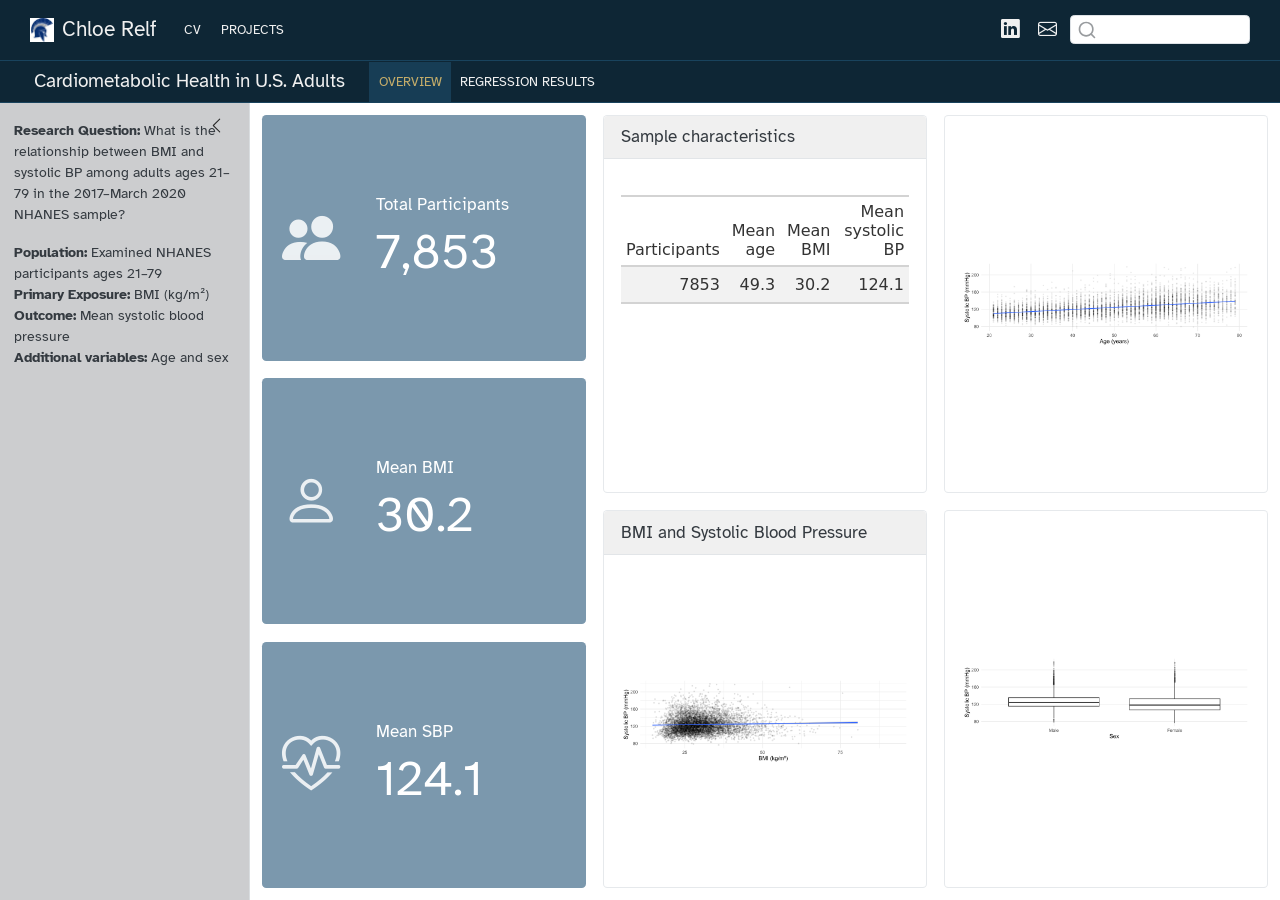
<file: docs/projects/dashboard_CER.html>
<!DOCTYPE html>
<html xmlns="http://www.w3.org/1999/xhtml" lang="en" xml:lang="en"><head>

<meta charset="utf-8">
<meta name="generator" content="quarto-1.10.18">

<meta name="viewport" content="width=device-width, initial-scale=1.0, user-scalable=yes">


<title>Cardiometabolic Health in U.S. Adults – Chloe Relf</title>
<style>
/* Default styles provided by pandoc.
** See https://pandoc.org/MANUAL.html#variables-for-html for config info.
*/
span.smallcaps{font-variant: small-caps;}
div.columns{display: flex; gap: 1.5em;}
div.column{flex: auto;}
@media screen {
div.columns{gap: min(4vw, 1.5em);}
div.column{overflow-x: auto;}
}
div.hanging-indent{margin-left: 1.5em; text-indent: -1.5em;}
ul.task-list{list-style: none;}
ul.task-list li input[type="checkbox"] {
  width: 0.8em;
  margin: 0 0.8em 0.2em -1em; /* quarto-specific, see https://github.com/quarto-dev/quarto-cli/issues/4556 */ 
  vertical-align: middle;
}
</style>


<script src="../site_libs/quarto-nav/quarto-nav.js"></script>
<script src="../site_libs/clipboard/clipboard.min.js"></script>
<script src="../site_libs/quarto-search/autocomplete.umd.js"></script>
<script src="../site_libs/quarto-search/fuse.min.js"></script>
<script src="../site_libs/quarto-search/quarto-search.js"></script>
<meta name="quarto:offset" content="../">
<link href="../img/convert.jpg" rel="icon" type="image/jpeg">
<script src="../site_libs/quarto-html/quarto.js" type="module"></script>
<script src="../site_libs/quarto-html/tabsets/tabsets.js" type="module"></script>
<script src="../site_libs/quarto-html/popper.min.js"></script>
<script src="../site_libs/quarto-html/tippy.umd.min.js"></script>
<script src="../site_libs/quarto-html/anchor.min.js"></script>
<link href="../site_libs/quarto-html/tippy.css" rel="stylesheet">
<link href="../site_libs/quarto-html/quarto-syntax-highlighting-64a204ab8560d761af7679ceaba22944.css" rel="stylesheet" class="quarto-color-scheme" id="quarto-text-highlighting-styles">
<link href="../site_libs/quarto-html/quarto-syntax-highlighting-dark-b85bc7c33db8c58e0ec93c3465666fed.css" rel="stylesheet" class="quarto-color-scheme quarto-color-alternate" id="quarto-text-highlighting-styles">
<link href="../site_libs/quarto-html/quarto-syntax-highlighting-64a204ab8560d761af7679ceaba22944.css" rel="stylesheet" class="quarto-color-scheme-extra" id="quarto-text-highlighting-styles">
<script src="../site_libs/bootstrap/bootstrap.min.js"></script>
<link href="../site_libs/bootstrap/bootstrap-icons.css" rel="stylesheet">
<link href="../site_libs/bootstrap/bootstrap-4ca9e01c67b35d82acadd4edc5536db9.min.css" rel="stylesheet" append-hash="true" class="quarto-color-scheme" id="quarto-bootstrap" data-mode="light">
<link href="../site_libs/bootstrap/bootstrap-dark-4ca9e01c67b35d82acadd4edc5536db9.min.css" rel="stylesheet" append-hash="true" class="quarto-color-scheme quarto-color-alternate" id="quarto-bootstrap" data-mode="light">
<link href="../site_libs/bootstrap/bootstrap-4ca9e01c67b35d82acadd4edc5536db9.min.css" rel="stylesheet" append-hash="true" class="quarto-color-scheme-extra" id="quarto-bootstrap" data-mode="light">
<script src="../site_libs/quarto-dashboard/quarto-dashboard.js"></script>
<script src="../site_libs/quarto-dashboard/stickythead.js"></script>



<script src="../site_libs/quarto-dashboard/web-components.js" type="module"></script>
<script src="../site_libs/quarto-dashboard/components.js"></script>

<script id="quarto-search-options" type="application/json">{
  "location": "navbar",
  "copy-button": false,
  "collapse-after": 3,
  "panel-placement": "end",
  "type": "textbox",
  "limit": 50,
  "keyboard-shortcut": [
    "f",
    "/",
    "s"
  ],
  "language": {
    "search-no-results-text": "No results",
    "search-matching-documents-text": "matching documents",
    "search-copy-link-title": "Copy link to search",
    "search-hide-matches-text": "Hide additional matches",
    "search-more-match-text": "more match in this document",
    "search-more-matches-text": "more matches in this document",
    "search-clear-button-title": "Clear",
    "search-text-placeholder": "",
    "search-detached-cancel-button-title": "Cancel",
    "search-submit-button-title": "Submit",
    "search-label": "Search"
  }
}</script>


</head>

<body class="quarto-dashboard nav-fixed dashboard-fill dashboard-sidebar fullcontent quarto-light">


<div id="quarto-search-results"></div>
  <header id="quarto-header" class="headroom fixed-top">
    <nav class="navbar navbar-expand-lg " data-bs-theme="dark">
      <div class="navbar-container container-fluid">
      <div class="navbar-brand-container mx-auto">
    <a href="../index.html" class="navbar-brand navbar-brand-logo">
    <img src="../img/convert.jpg" alt="" class="navbar-logo light-content">
    <img src="../img/convert.jpg" alt="" class="navbar-logo dark-content">
    </a>
    <a class="navbar-brand" href="../index.html">
    <span class="navbar-title">Chloe Relf</span>
    </a>
  </div>
            <div id="quarto-search" class="" title="Search"></div>
          <button class="navbar-toggler" type="button" data-bs-toggle="collapse" data-bs-target="#navbarCollapse" aria-controls="navbarCollapse" role="menu" aria-expanded="false" aria-label="Toggle navigation" onclick="if (window.quartoToggleHeadroom) { window.quartoToggleHeadroom(); }">
  <span class="navbar-toggler-icon"></span>
</button>
          <div class="collapse navbar-collapse" id="navbarCollapse">
            <ul class="navbar-nav navbar-nav-scroll me-auto">
  <li class="nav-item">
    <a class="nav-link" href="../cv/index.html"> 
<span class="menu-text">CV</span></a>
  </li>  
  <li class="nav-item">
    <a class="nav-link" href="../projects/index.html"> 
<span class="menu-text">Projects</span></a>
  </li>  
</ul>
            <ul class="navbar-nav navbar-nav-scroll ms-auto">
  <li class="nav-item compact">
    <a class="nav-link" href="https://www.linkedin.com/in/chloe-relf/"> <i class="bi bi-linkedin" role="img">
</i> 
<span class="menu-text"></span></a>
  </li>  
  <li class="nav-item compact">
    <a class="nav-link" href="mailto:mail.cer92@case.edu"> <i class="bi bi-envelope" role="img" aria-label="email">
</i> 
<span class="menu-text"></span></a>
  </li>  
</ul>
          </div> <!-- /navcollapse -->
            <div class="quarto-navbar-tools">
</div>
      </div> <!-- /container-fluid -->
    </nav>
<header id="quarto-dashboard-header">
<nav class="navbar navbar-expand-md slim" data-bs-theme="dark">
  <div class="navbar-container container-fluid">
    <button class="navbar-toggler" type="button" data-bs-toggle="collapse" data-bs-target="#dashboard-collapse" aria-controls="dashboard-collapse" aria-expanded="false" aria-label="Toggle navigation">
      <span class="navbar-toggler-icon"></span>
    </button>    


    <div class="navbar-brand-container">


      <div class="navbar-title">
        <div class="navbar-title-text"><a href="#">Cardiometabolic Health in U.S. Adults</a></div>
        
        
      </div>
    </div>
<div id="dashboard-collapse" class="navbar-collapse collapse"><ul class="navbar-nav navbar-nav-scroll me-auto" role="tablist"><li class="nav-item" role="presentation"><a id="tab-overview" class="nav-link active" data-bs-toggle="tab" role="tab" data-bs-target="#overview" data-scrolling="false" href="#overview" aria-controls="overview" aria-selected="true"><span class="nav-link-text">Overview</span></a></li><li class="nav-item" role="presentation"><a id="tab-regression-results" class="nav-link" data-bs-toggle="tab" role="tab" data-bs-target="#regression-results" data-scrolling="false" href="#regression-results" aria-controls="regression-results" aria-selected="false"><span class="nav-link-text">Regression Results</span></a></li></ul></div></div>
</nav>
</header></header>
<!-- content -->
<div id="quarto-content" class="quarto-container page-layout-custom page-navbar quarto-dashboard-content bslib-gap-spacing html-fill-container bslib-page-fill quarto-dashboard-pages">
<!-- sidebar -->
<!-- margin-sidebar -->
<!-- main -->

<div class="bslib-grid-item html-fill-item tab-content bslib-grid" data-layout="fill" style="display: grid; grid-template-rows: minmax(3em, 1fr); grid-auto-columns: minmax(0, 1fr);">
<div id="overview" class="dashboard-page tab-pane show active html-fill-item html-fill-container dashboard-sidebar-container" data-orientation="rows" aria-labelledby="tab-overview">
<div class="bslib-sidebar-layout html-fill-item html-fill-container" data-bslib-sidebar-open="desktop" data-bslib-sidebar-init="true" data-bslib-sidebar-border="false" data-bslib-sidebar-border-radius="false"><div class="main html-fill-container html-fill-item"><div class="sidebar-content html-fill-item html-fill-container">
<div class="html-fill-item html-fill-container bslib-grid" style="display: grid; grid-template-columns: minmax(3em, 1fr) minmax(3em, 1fr) minmax(3em, 1fr);
grid-auto-rows: minmax(0, 1fr);">
<div class="html-fill-item html-fill-container bslib-grid" data-height="25%" style="display: grid; grid-template-rows: minmax(3em, 1fr) minmax(3em, 1fr) minmax(3em, 1fr); grid-auto-columns: minmax(0, 1fr);">
<div class="card valuebox cell html-fill-item html-fill-container bslib-card bslib-value-box bg-primary showcase-left-center" data-bslib-card-init="" data-require-bs-caller="card()">
<div class="card-body html-fill-item html-fill-container">
<div data-icon="people-fill" class="html-fill-item html-fill-container value-box-grid">
<div class="value-box-showcase html-fill-item html-fill-container">

<i class="bi bi-people-fill"></i></div>
<div class="value-box-area">
<p class="value-box-title">
Total Participants
</p>
<p class="value-box-value">
7,853
</p>
</div>
</div>
</div>
<script data-bslib-card-init="">bslib.Card.initializeAllCards();</script></div>
<div class="card valuebox cell html-fill-item html-fill-container bslib-card bslib-value-box bg-primary showcase-left-center" data-bslib-card-init="" data-require-bs-caller="card()">
<div class="card-body html-fill-item html-fill-container">
<div data-icon="person" class="html-fill-item html-fill-container value-box-grid">
<div class="value-box-showcase html-fill-item html-fill-container">

<i class="bi bi-person"></i></div>
<div class="value-box-area">
<p class="value-box-title">
Mean BMI
</p>
<p class="value-box-value">
30.2
</p>
</div>
</div>
</div>
<script data-bslib-card-init="">bslib.Card.initializeAllCards();</script></div>
<div class="card valuebox cell html-fill-item html-fill-container bslib-card bslib-value-box bg-primary showcase-left-center" data-bslib-card-init="" data-require-bs-caller="card()">
<div class="card-body html-fill-item html-fill-container">
<div data-icon="heart-pulse" class="html-fill-item html-fill-container value-box-grid">
<div class="value-box-showcase html-fill-item html-fill-container">

<i class="bi bi-heart-pulse"></i></div>
<div class="value-box-area">
<p class="value-box-title">
Mean SBP
</p>
<p class="value-box-value">
124.1
</p>
</div>
</div>
</div>
<script data-bslib-card-init="">bslib.Card.initializeAllCards();</script></div>
</div><div class="html-fill-item html-fill-container bslib-grid" data-height="35%" style="display: grid; grid-template-rows: minmax(3em, 1fr) minmax(3em, 1fr); grid-auto-columns: minmax(0, 1fr);">
<div class="html-fill-item html-fill-container bslib-grid" data-width="40%" style="display: grid; grid-template-columns: minmax(3em, 1fr);
grid-auto-rows: minmax(0, 1fr);">
<div class="card cell html-fill-item html-fill-container bslib-card" data-title="Sample characteristics" data-bslib-card-init="" data-require-bs-caller="card()" data-full-screen="false">
<div class="card-header"><div class="card-title html-fill-item html-fill-container"><span style="display: inline">
Sample characteristics
</span></div></div>
<div class="card-body html-fill-item html-fill-container">
<div class="cell-output-display html-fill-item html-fill-container">
<div id="ssevlxyway" style="padding-left:0px;padding-right:0px;padding-top:10px;padding-bottom:10px;overflow-x:auto;overflow-y:auto;width:auto;height:auto;" class="html-fill-item html-fill-container">
<style>#ssevlxyway table {
  font-family: system-ui, 'Segoe UI', Roboto, Helvetica, Arial, sans-serif, 'Apple Color Emoji', 'Segoe UI Emoji', 'Segoe UI Symbol', 'Noto Color Emoji';
  -webkit-font-smoothing: antialiased;
  -moz-osx-font-smoothing: grayscale;
}

#ssevlxyway thead, #ssevlxyway tbody, #ssevlxyway tfoot, #ssevlxyway tr, #ssevlxyway td, #ssevlxyway th {
  border-style: none;
}

#ssevlxyway p {
  margin: 0;
  padding: 0;
}

#ssevlxyway .gt_table {
  display: table;
  border-collapse: collapse;
  line-height: normal;
  margin-left: auto;
  margin-right: auto;
  color: #333333;
  font-size: 16px;
  font-weight: normal;
  font-style: normal;
  background-color: #FFFFFF;
  width: auto;
  border-top-style: solid;
  border-top-width: 2px;
  border-top-color: #A8A8A8;
  border-right-style: none;
  border-right-width: 2px;
  border-right-color: #D3D3D3;
  border-bottom-style: solid;
  border-bottom-width: 2px;
  border-bottom-color: #A8A8A8;
  border-left-style: none;
  border-left-width: 2px;
  border-left-color: #D3D3D3;
}

#ssevlxyway .gt_caption {
  padding-top: 4px;
  padding-bottom: 4px;
}

#ssevlxyway .gt_title {
  color: #333333;
  font-size: 125%;
  font-weight: initial;
  padding-top: 4px;
  padding-bottom: 4px;
  padding-left: 5px;
  padding-right: 5px;
  border-bottom-color: #FFFFFF;
  border-bottom-width: 0;
}

#ssevlxyway .gt_subtitle {
  color: #333333;
  font-size: 85%;
  font-weight: initial;
  padding-top: 3px;
  padding-bottom: 5px;
  padding-left: 5px;
  padding-right: 5px;
  border-top-color: #FFFFFF;
  border-top-width: 0;
}

#ssevlxyway .gt_heading {
  background-color: #FFFFFF;
  text-align: center;
  border-bottom-color: #FFFFFF;
  border-left-style: none;
  border-left-width: 1px;
  border-left-color: #D3D3D3;
  border-right-style: none;
  border-right-width: 1px;
  border-right-color: #D3D3D3;
}

#ssevlxyway .gt_bottom_border {
  border-bottom-style: solid;
  border-bottom-width: 2px;
  border-bottom-color: #D3D3D3;
}

#ssevlxyway .gt_col_headings {
  border-top-style: solid;
  border-top-width: 2px;
  border-top-color: #D3D3D3;
  border-bottom-style: solid;
  border-bottom-width: 2px;
  border-bottom-color: #D3D3D3;
  border-left-style: none;
  border-left-width: 1px;
  border-left-color: #D3D3D3;
  border-right-style: none;
  border-right-width: 1px;
  border-right-color: #D3D3D3;
}

#ssevlxyway .gt_col_heading {
  color: #333333;
  background-color: #FFFFFF;
  font-size: 100%;
  font-weight: normal;
  text-transform: inherit;
  border-left-style: none;
  border-left-width: 1px;
  border-left-color: #D3D3D3;
  border-right-style: none;
  border-right-width: 1px;
  border-right-color: #D3D3D3;
  vertical-align: bottom;
  padding-top: 5px;
  padding-bottom: 6px;
  padding-left: 5px;
  padding-right: 5px;
  overflow-x: hidden;
}

#ssevlxyway .gt_column_spanner_outer {
  color: #333333;
  background-color: #FFFFFF;
  font-size: 100%;
  font-weight: normal;
  text-transform: inherit;
  padding-top: 0;
  padding-bottom: 0;
  padding-left: 4px;
  padding-right: 4px;
}

#ssevlxyway .gt_column_spanner_outer:first-child {
  padding-left: 0;
}

#ssevlxyway .gt_column_spanner_outer:last-child {
  padding-right: 0;
}

#ssevlxyway .gt_column_spanner {
  border-bottom-style: solid;
  border-bottom-width: 2px;
  border-bottom-color: #D3D3D3;
  vertical-align: bottom;
  padding-top: 5px;
  padding-bottom: 5px;
  overflow-x: hidden;
  display: inline-block;
  width: 100%;
}

#ssevlxyway .gt_spanner_row {
  border-bottom-style: hidden;
}

#ssevlxyway .gt_group_heading {
  padding-top: 8px;
  padding-bottom: 8px;
  padding-left: 5px;
  padding-right: 5px;
  color: #333333;
  background-color: #FFFFFF;
  font-size: 100%;
  font-weight: initial;
  text-transform: inherit;
  border-top-style: solid;
  border-top-width: 2px;
  border-top-color: #D3D3D3;
  border-bottom-style: solid;
  border-bottom-width: 2px;
  border-bottom-color: #D3D3D3;
  border-left-style: none;
  border-left-width: 1px;
  border-left-color: #D3D3D3;
  border-right-style: none;
  border-right-width: 1px;
  border-right-color: #D3D3D3;
  vertical-align: middle;
  text-align: left;
}

#ssevlxyway .gt_empty_group_heading {
  padding: 0.5px;
  color: #333333;
  background-color: #FFFFFF;
  font-size: 100%;
  font-weight: initial;
  border-top-style: solid;
  border-top-width: 2px;
  border-top-color: #D3D3D3;
  border-bottom-style: solid;
  border-bottom-width: 2px;
  border-bottom-color: #D3D3D3;
  vertical-align: middle;
}

#ssevlxyway .gt_from_md > :first-child {
  margin-top: 0;
}

#ssevlxyway .gt_from_md > :last-child {
  margin-bottom: 0;
}

#ssevlxyway .gt_row {
  padding-top: 8px;
  padding-bottom: 8px;
  padding-left: 5px;
  padding-right: 5px;
  margin: 10px;
  border-top-style: solid;
  border-top-width: 1px;
  border-top-color: #D3D3D3;
  border-left-style: none;
  border-left-width: 1px;
  border-left-color: #D3D3D3;
  border-right-style: none;
  border-right-width: 1px;
  border-right-color: #D3D3D3;
  vertical-align: middle;
  overflow-x: hidden;
}

#ssevlxyway .gt_stub {
  color: #333333;
  background-color: #FFFFFF;
  font-size: 100%;
  font-weight: initial;
  text-transform: inherit;
  border-right-style: solid;
  border-right-width: 2px;
  border-right-color: #D3D3D3;
  padding-left: 5px;
  padding-right: 5px;
}

#ssevlxyway .gt_stub_row_group {
  color: #333333;
  background-color: #FFFFFF;
  font-size: 100%;
  font-weight: initial;
  text-transform: inherit;
  border-right-style: solid;
  border-right-width: 2px;
  border-right-color: #D3D3D3;
  padding-left: 5px;
  padding-right: 5px;
  vertical-align: top;
}

#ssevlxyway .gt_row_group_first td {
  border-top-width: 2px;
}

#ssevlxyway .gt_row_group_first th {
  border-top-width: 2px;
}

#ssevlxyway .gt_summary_row {
  color: #333333;
  background-color: #FFFFFF;
  text-transform: inherit;
  padding-top: 8px;
  padding-bottom: 8px;
  padding-left: 5px;
  padding-right: 5px;
}

#ssevlxyway .gt_first_summary_row {
  border-top-style: solid;
  border-top-color: #D3D3D3;
}

#ssevlxyway .gt_first_summary_row.thick {
  border-top-width: 2px;
}

#ssevlxyway .gt_last_summary_row {
  padding-top: 8px;
  padding-bottom: 8px;
  padding-left: 5px;
  padding-right: 5px;
  border-bottom-style: solid;
  border-bottom-width: 2px;
  border-bottom-color: #D3D3D3;
}

#ssevlxyway .gt_grand_summary_row {
  color: #333333;
  background-color: #FFFFFF;
  text-transform: inherit;
  padding-top: 8px;
  padding-bottom: 8px;
  padding-left: 5px;
  padding-right: 5px;
}

#ssevlxyway .gt_first_grand_summary_row {
  padding-top: 8px;
  padding-bottom: 8px;
  padding-left: 5px;
  padding-right: 5px;
  border-top-style: double;
  border-top-width: 6px;
  border-top-color: #D3D3D3;
}

#ssevlxyway .gt_last_grand_summary_row_top {
  padding-top: 8px;
  padding-bottom: 8px;
  padding-left: 5px;
  padding-right: 5px;
  border-bottom-style: double;
  border-bottom-width: 6px;
  border-bottom-color: #D3D3D3;
}

#ssevlxyway .gt_striped {
  background-color: rgba(128, 128, 128, 0.05);
}

#ssevlxyway .gt_table_body {
  border-top-style: solid;
  border-top-width: 2px;
  border-top-color: #D3D3D3;
  border-bottom-style: solid;
  border-bottom-width: 2px;
  border-bottom-color: #D3D3D3;
}

#ssevlxyway .gt_footnotes {
  color: #333333;
  background-color: #FFFFFF;
  border-bottom-style: none;
  border-bottom-width: 2px;
  border-bottom-color: #D3D3D3;
  border-left-style: none;
  border-left-width: 2px;
  border-left-color: #D3D3D3;
  border-right-style: none;
  border-right-width: 2px;
  border-right-color: #D3D3D3;
}

#ssevlxyway .gt_footnote {
  margin: 0px;
  font-size: 90%;
  padding-top: 4px;
  padding-bottom: 4px;
  padding-left: 5px;
  padding-right: 5px;
}

#ssevlxyway .gt_sourcenotes {
  color: #333333;
  background-color: #FFFFFF;
  border-bottom-style: none;
  border-bottom-width: 2px;
  border-bottom-color: #D3D3D3;
  border-left-style: none;
  border-left-width: 2px;
  border-left-color: #D3D3D3;
  border-right-style: none;
  border-right-width: 2px;
  border-right-color: #D3D3D3;
}

#ssevlxyway .gt_sourcenote {
  font-size: 90%;
  padding-top: 4px;
  padding-bottom: 4px;
  padding-left: 5px;
  padding-right: 5px;
}

#ssevlxyway .gt_left {
  text-align: left;
}

#ssevlxyway .gt_center {
  text-align: center;
}

#ssevlxyway .gt_right {
  text-align: right;
  font-variant-numeric: tabular-nums;
}

#ssevlxyway .gt_font_normal {
  font-weight: normal;
}

#ssevlxyway .gt_font_bold {
  font-weight: bold;
}

#ssevlxyway .gt_font_italic {
  font-style: italic;
}

#ssevlxyway .gt_super {
  font-size: 65%;
}

#ssevlxyway .gt_footnote_marks {
  font-size: 75%;
  vertical-align: 0.4em;
  position: initial;
}

#ssevlxyway .gt_asterisk {
  font-size: 100%;
  vertical-align: 0;
}

#ssevlxyway .gt_indent_1 {
  text-indent: 5px;
}

#ssevlxyway .gt_indent_2 {
  text-indent: 10px;
}

#ssevlxyway .gt_indent_3 {
  text-indent: 15px;
}

#ssevlxyway .gt_indent_4 {
  text-indent: 20px;
}

#ssevlxyway .gt_indent_5 {
  text-indent: 25px;
}

#ssevlxyway .katex-display {
  display: inline-flex !important;
  margin-bottom: 0.75em !important;
}

#ssevlxyway div.Reactable > div.rt-table > div.rt-thead > div.rt-tr.rt-tr-group-header > div.rt-th-group:after {
  height: 0px !important;
}
</style>

<table class="gt_table caption-top table table-sm table-striped small" data-quarto-bootstrap="false">
<thead>
<tr class="gt_col_headings header">
<th id="Participants" class="gt_col_heading gt_columns_bottom_border gt_right" data-quarto-table-cell-role="th" scope="col">Participants</th>
<th id="Mean-age" class="gt_col_heading gt_columns_bottom_border gt_right" data-quarto-table-cell-role="th" scope="col">Mean age</th>
<th id="Mean-BMI" class="gt_col_heading gt_columns_bottom_border gt_right" data-quarto-table-cell-role="th" scope="col">Mean BMI</th>
<th id="Mean-systolic-BP" class="gt_col_heading gt_columns_bottom_border gt_right" data-quarto-table-cell-role="th" scope="col">Mean systolic BP</th>
</tr>
</thead>
<tbody class="gt_table_body">
<tr class="odd">
<td class="gt_row gt_right" headers="Participants">7853</td>
<td class="gt_row gt_right" headers="Mean age">49.3</td>
<td class="gt_row gt_right" headers="Mean BMI">30.2</td>
<td class="gt_row gt_right" headers="Mean systolic BP">124.1</td>
</tr>
</tbody>
</table>

</div>
</div>
</div>
<bslib-tooltip placement="auto" bsoptions="[]" data-require-bs-version="5" data-require-bs-caller="tooltip()">
    <template>Expand</template>
    <span class="bslib-full-screen-enter badge rounded-pill">
        <svg xmlns="http://www.w3.org/2000/svg" viewbox="0 0 24 24" style="height:1em;width:1em;" aria-hidden="true" role="img"><path d="M20 5C20 4.4 19.6 4 19 4H13C12.4 4 12 3.6 12 3C12 2.4 12.4 2 13 2H21C21.6 2 22 2.4 22 3V11C22 11.6 21.6 12 21 12C20.4 12 20 11.6 20 11V5ZM4 19C4 19.6 4.4 20 5 20H11C11.6 20 12 20.4 12 21C12 21.6 11.6 22 11 22H3C2.4 22 2 21.6 2 21V13C2 12.4 2.4 12 3 12C3.6 12 4 12.4 4 13V19Z"></path></svg>
    </span>
</bslib-tooltip><script data-bslib-card-init="">bslib.Card.initializeAllCards();</script></div>
</div>
<div class="html-fill-item html-fill-container bslib-grid" data-width="60%" style="display: grid; grid-template-columns: minmax(3em, 1fr);
grid-auto-rows: minmax(0, 1fr);">
<div class="card cell html-fill-item html-fill-container bslib-card" data-title="BMI and Systolic Blood Pressure" data-bslib-card-init="" data-require-bs-caller="card()" data-full-screen="false">
<div class="card-header"><div class="card-title html-fill-item html-fill-container"><span style="display: inline">
BMI and Systolic Blood Pressure
</span></div></div>
<div class="card-body html-fill-item html-fill-container">
<div class="cell-output-display html-fill-item html-fill-container">
<img src="dashboard_CER_files/figure-html/unnamed-chunk-5-1.png" class="img-fluid quarto-dashboard-img-contain">
</div>
</div>
<bslib-tooltip placement="auto" bsoptions="[]" data-require-bs-version="5" data-require-bs-caller="tooltip()">
    <template>Expand</template>
    <span class="bslib-full-screen-enter badge rounded-pill">
        <svg xmlns="http://www.w3.org/2000/svg" viewbox="0 0 24 24" style="height:1em;width:1em;" aria-hidden="true" role="img"><path d="M20 5C20 4.4 19.6 4 19 4H13C12.4 4 12 3.6 12 3C12 2.4 12.4 2 13 2H21C21.6 2 22 2.4 22 3V11C22 11.6 21.6 12 21 12C20.4 12 20 11.6 20 11V5ZM4 19C4 19.6 4.4 20 5 20H11C11.6 20 12 20.4 12 21C12 21.6 11.6 22 11 22H3C2.4 22 2 21.6 2 21V13C2 12.4 2.4 12 3 12C3.6 12 4 12.4 4 13V19Z"></path></svg>
    </span>
</bslib-tooltip><script data-bslib-card-init="">bslib.Card.initializeAllCards();</script></div>
</div>
</div><div class="html-fill-item html-fill-container bslib-grid" data-height="40%" style="display: grid; grid-template-rows: minmax(3em, 1fr) minmax(3em, 1fr); grid-auto-columns: minmax(0, 1fr);">
<div class="html-fill-item html-fill-container bslib-grid" data-width="50%" style="display: grid; grid-template-columns: minmax(3em, 1fr);
grid-auto-rows: minmax(0, 1fr);">
<div class="card cell html-fill-item html-fill-container bslib-card" data-bslib-card-init="" data-require-bs-caller="card()" data-full-screen="false">
<div class="card-body html-fill-item html-fill-container">
<div class="cell-output-display html-fill-item html-fill-container">
<img src="dashboard_CER_files/figure-html/Age and Systolic Blood Pressure-1.png" class="img-fluid quarto-dashboard-img-contain">
</div>
</div>
<bslib-tooltip placement="auto" bsoptions="[]" data-require-bs-version="5" data-require-bs-caller="tooltip()">
    <template>Expand</template>
    <span class="bslib-full-screen-enter badge rounded-pill">
        <svg xmlns="http://www.w3.org/2000/svg" viewbox="0 0 24 24" style="height:1em;width:1em;" aria-hidden="true" role="img"><path d="M20 5C20 4.4 19.6 4 19 4H13C12.4 4 12 3.6 12 3C12 2.4 12.4 2 13 2H21C21.6 2 22 2.4 22 3V11C22 11.6 21.6 12 21 12C20.4 12 20 11.6 20 11V5ZM4 19C4 19.6 4.4 20 5 20H11C11.6 20 12 20.4 12 21C12 21.6 11.6 22 11 22H3C2.4 22 2 21.6 2 21V13C2 12.4 2.4 12 3 12C3.6 12 4 12.4 4 13V19Z"></path></svg>
    </span>
</bslib-tooltip><script data-bslib-card-init="">bslib.Card.initializeAllCards();</script></div>
</div>
<div class="html-fill-item html-fill-container bslib-grid" data-width="50%" style="display: grid; grid-template-columns: minmax(3em, 1fr);
grid-auto-rows: minmax(0, 1fr);">
<div class="card cell html-fill-item html-fill-container bslib-card" data-bslib-card-init="" data-require-bs-caller="card()" data-full-screen="false">
<div class="card-body html-fill-item html-fill-container">
<div class="cell-output-display html-fill-item html-fill-container">
<img src="dashboard_CER_files/figure-html/Systolic Blood Pressure by Sex-1.png" class="img-fluid quarto-dashboard-img-contain">
</div>
</div>
<bslib-tooltip placement="auto" bsoptions="[]" data-require-bs-version="5" data-require-bs-caller="tooltip()">
    <template>Expand</template>
    <span class="bslib-full-screen-enter badge rounded-pill">
        <svg xmlns="http://www.w3.org/2000/svg" viewbox="0 0 24 24" style="height:1em;width:1em;" aria-hidden="true" role="img"><path d="M20 5C20 4.4 19.6 4 19 4H13C12.4 4 12 3.6 12 3C12 2.4 12.4 2 13 2H21C21.6 2 22 2.4 22 3V11C22 11.6 21.6 12 21 12C20.4 12 20 11.6 20 11V5ZM4 19C4 19.6 4.4 20 5 20H11C11.6 20 12 20.4 12 21C12 21.6 11.6 22 11 22H3C2.4 22 2 21.6 2 21V13C2 12.4 2.4 12 3 12C3.6 12 4 12.4 4 13V19Z"></path></svg>
    </span>
</bslib-tooltip><script data-bslib-card-init="">bslib.Card.initializeAllCards();</script></div>
</div>
</div>
</div>
</div></div><aside id="bslib-sidebar-1" class="sidebar html-fill-container html-fill-item"><div class="html-fill-item html-fill-container">
<p><strong>Research Question:</strong> What is the relationship between BMI and systolic BP among adults ages 21–79 in the 2017–March 2020 NHANES sample?</p>
<p><strong>Population:</strong> Examined NHANES participants ages 21–79<br>
<strong>Primary Exposure:</strong> BMI (kg/m²)<br>
<strong>Outcome:</strong> Mean systolic blood pressure<br>
<strong>Additional variables:</strong> Age and sex</p>
</div></aside>
<button class="collapse-toggle" type="button" title="Toggle sidebar" aria-expanded="true" aria-controls="bslib-sidebar-1">
    <svg xmlns="http://www.w3.org/2000/svg" viewbox="0 0 16 16" class="bi bi-chevron-left collapse-icon" style="fill:currentColor;" aria-hidden="true" role="img">
      <path fill-rule="evenodd" d="M11.354 1.646a.5.5 0 0 1 0 .708L5.707 8l5.647 5.646a.5.5 0 0 1-.708.708l-6-6a.5.5 0 0 1 0-.708l6-6a.5.5 0 0 1 .708 0z"></path>
    </svg>
</button>
<script data-bslib-sidebar-init="">
bslib.Sidebar.initCollapsibleAll()
</script>
</div>
</div>
<div id="regression-results" class="dashboard-page tab-pane grid-skip html-fill-item html-fill-container" data-orientation="rows" aria-labelledby="tab-regression-results">
<div class="html-fill-item html-fill-container bslib-grid" style="display: grid; grid-template-rows: minmax(3em, 1fr); grid-auto-columns: minmax(0, 1fr);">
<div class="html-fill-item html-fill-container bslib-grid" style="display: grid; grid-template-columns: minmax(3em, 50fr) minmax(3em, 50fr);
grid-auto-rows: minmax(0, 1fr);">
<div class="html-fill-item html-fill-container bslib-grid" style="display: grid; grid-template-rows: minmax(3em, 1fr); grid-auto-columns: minmax(0, 1fr);">
<div class="card cell html-fill-item html-fill-container bslib-card" data-title="Adjusted Linear Regression Results" data-bslib-card-init="" data-require-bs-caller="card()" data-full-screen="false">
<div class="card-header"><div class="card-title"><span style="display: inline">
Adjusted Linear Regression Results
</span></div></div>
<div class="card-body html-fill-item html-fill-container">
<div class="cell-output-display html-fill-item html-fill-container">
<div id="qjpzddrbbi" style="padding-left:0px;padding-right:0px;padding-top:10px;padding-bottom:10px;overflow-x:auto;overflow-y:auto;width:auto;height:auto;" class="html-fill-item html-fill-container">
<style>#qjpzddrbbi table {
  font-family: system-ui, 'Segoe UI', Roboto, Helvetica, Arial, sans-serif, 'Apple Color Emoji', 'Segoe UI Emoji', 'Segoe UI Symbol', 'Noto Color Emoji';
  -webkit-font-smoothing: antialiased;
  -moz-osx-font-smoothing: grayscale;
}

#qjpzddrbbi thead, #qjpzddrbbi tbody, #qjpzddrbbi tfoot, #qjpzddrbbi tr, #qjpzddrbbi td, #qjpzddrbbi th {
  border-style: none;
}

#qjpzddrbbi p {
  margin: 0;
  padding: 0;
}

#qjpzddrbbi .gt_table {
  display: table;
  border-collapse: collapse;
  line-height: normal;
  margin-left: auto;
  margin-right: auto;
  color: #333333;
  font-size: 16px;
  font-weight: normal;
  font-style: normal;
  background-color: #FFFFFF;
  width: auto;
  border-top-style: solid;
  border-top-width: 2px;
  border-top-color: #A8A8A8;
  border-right-style: none;
  border-right-width: 2px;
  border-right-color: #D3D3D3;
  border-bottom-style: solid;
  border-bottom-width: 2px;
  border-bottom-color: #A8A8A8;
  border-left-style: none;
  border-left-width: 2px;
  border-left-color: #D3D3D3;
}

#qjpzddrbbi .gt_caption {
  padding-top: 4px;
  padding-bottom: 4px;
}

#qjpzddrbbi .gt_title {
  color: #333333;
  font-size: 125%;
  font-weight: initial;
  padding-top: 4px;
  padding-bottom: 4px;
  padding-left: 5px;
  padding-right: 5px;
  border-bottom-color: #FFFFFF;
  border-bottom-width: 0;
}

#qjpzddrbbi .gt_subtitle {
  color: #333333;
  font-size: 85%;
  font-weight: initial;
  padding-top: 3px;
  padding-bottom: 5px;
  padding-left: 5px;
  padding-right: 5px;
  border-top-color: #FFFFFF;
  border-top-width: 0;
}

#qjpzddrbbi .gt_heading {
  background-color: #FFFFFF;
  text-align: center;
  border-bottom-color: #FFFFFF;
  border-left-style: none;
  border-left-width: 1px;
  border-left-color: #D3D3D3;
  border-right-style: none;
  border-right-width: 1px;
  border-right-color: #D3D3D3;
}

#qjpzddrbbi .gt_bottom_border {
  border-bottom-style: solid;
  border-bottom-width: 2px;
  border-bottom-color: #D3D3D3;
}

#qjpzddrbbi .gt_col_headings {
  border-top-style: solid;
  border-top-width: 2px;
  border-top-color: #D3D3D3;
  border-bottom-style: solid;
  border-bottom-width: 2px;
  border-bottom-color: #D3D3D3;
  border-left-style: none;
  border-left-width: 1px;
  border-left-color: #D3D3D3;
  border-right-style: none;
  border-right-width: 1px;
  border-right-color: #D3D3D3;
}

#qjpzddrbbi .gt_col_heading {
  color: #333333;
  background-color: #FFFFFF;
  font-size: 100%;
  font-weight: normal;
  text-transform: inherit;
  border-left-style: none;
  border-left-width: 1px;
  border-left-color: #D3D3D3;
  border-right-style: none;
  border-right-width: 1px;
  border-right-color: #D3D3D3;
  vertical-align: bottom;
  padding-top: 5px;
  padding-bottom: 6px;
  padding-left: 5px;
  padding-right: 5px;
  overflow-x: hidden;
}

#qjpzddrbbi .gt_column_spanner_outer {
  color: #333333;
  background-color: #FFFFFF;
  font-size: 100%;
  font-weight: normal;
  text-transform: inherit;
  padding-top: 0;
  padding-bottom: 0;
  padding-left: 4px;
  padding-right: 4px;
}

#qjpzddrbbi .gt_column_spanner_outer:first-child {
  padding-left: 0;
}

#qjpzddrbbi .gt_column_spanner_outer:last-child {
  padding-right: 0;
}

#qjpzddrbbi .gt_column_spanner {
  border-bottom-style: solid;
  border-bottom-width: 2px;
  border-bottom-color: #D3D3D3;
  vertical-align: bottom;
  padding-top: 5px;
  padding-bottom: 5px;
  overflow-x: hidden;
  display: inline-block;
  width: 100%;
}

#qjpzddrbbi .gt_spanner_row {
  border-bottom-style: hidden;
}

#qjpzddrbbi .gt_group_heading {
  padding-top: 8px;
  padding-bottom: 8px;
  padding-left: 5px;
  padding-right: 5px;
  color: #333333;
  background-color: #FFFFFF;
  font-size: 100%;
  font-weight: initial;
  text-transform: inherit;
  border-top-style: solid;
  border-top-width: 2px;
  border-top-color: #D3D3D3;
  border-bottom-style: solid;
  border-bottom-width: 2px;
  border-bottom-color: #D3D3D3;
  border-left-style: none;
  border-left-width: 1px;
  border-left-color: #D3D3D3;
  border-right-style: none;
  border-right-width: 1px;
  border-right-color: #D3D3D3;
  vertical-align: middle;
  text-align: left;
}

#qjpzddrbbi .gt_empty_group_heading {
  padding: 0.5px;
  color: #333333;
  background-color: #FFFFFF;
  font-size: 100%;
  font-weight: initial;
  border-top-style: solid;
  border-top-width: 2px;
  border-top-color: #D3D3D3;
  border-bottom-style: solid;
  border-bottom-width: 2px;
  border-bottom-color: #D3D3D3;
  vertical-align: middle;
}

#qjpzddrbbi .gt_from_md > :first-child {
  margin-top: 0;
}

#qjpzddrbbi .gt_from_md > :last-child {
  margin-bottom: 0;
}

#qjpzddrbbi .gt_row {
  padding-top: 8px;
  padding-bottom: 8px;
  padding-left: 5px;
  padding-right: 5px;
  margin: 10px;
  border-top-style: solid;
  border-top-width: 1px;
  border-top-color: #D3D3D3;
  border-left-style: none;
  border-left-width: 1px;
  border-left-color: #D3D3D3;
  border-right-style: none;
  border-right-width: 1px;
  border-right-color: #D3D3D3;
  vertical-align: middle;
  overflow-x: hidden;
}

#qjpzddrbbi .gt_stub {
  color: #333333;
  background-color: #FFFFFF;
  font-size: 100%;
  font-weight: initial;
  text-transform: inherit;
  border-right-style: solid;
  border-right-width: 2px;
  border-right-color: #D3D3D3;
  padding-left: 5px;
  padding-right: 5px;
}

#qjpzddrbbi .gt_stub_row_group {
  color: #333333;
  background-color: #FFFFFF;
  font-size: 100%;
  font-weight: initial;
  text-transform: inherit;
  border-right-style: solid;
  border-right-width: 2px;
  border-right-color: #D3D3D3;
  padding-left: 5px;
  padding-right: 5px;
  vertical-align: top;
}

#qjpzddrbbi .gt_row_group_first td {
  border-top-width: 2px;
}

#qjpzddrbbi .gt_row_group_first th {
  border-top-width: 2px;
}

#qjpzddrbbi .gt_summary_row {
  color: #333333;
  background-color: #FFFFFF;
  text-transform: inherit;
  padding-top: 8px;
  padding-bottom: 8px;
  padding-left: 5px;
  padding-right: 5px;
}

#qjpzddrbbi .gt_first_summary_row {
  border-top-style: solid;
  border-top-color: #D3D3D3;
}

#qjpzddrbbi .gt_first_summary_row.thick {
  border-top-width: 2px;
}

#qjpzddrbbi .gt_last_summary_row {
  padding-top: 8px;
  padding-bottom: 8px;
  padding-left: 5px;
  padding-right: 5px;
  border-bottom-style: solid;
  border-bottom-width: 2px;
  border-bottom-color: #D3D3D3;
}

#qjpzddrbbi .gt_grand_summary_row {
  color: #333333;
  background-color: #FFFFFF;
  text-transform: inherit;
  padding-top: 8px;
  padding-bottom: 8px;
  padding-left: 5px;
  padding-right: 5px;
}

#qjpzddrbbi .gt_first_grand_summary_row {
  padding-top: 8px;
  padding-bottom: 8px;
  padding-left: 5px;
  padding-right: 5px;
  border-top-style: double;
  border-top-width: 6px;
  border-top-color: #D3D3D3;
}

#qjpzddrbbi .gt_last_grand_summary_row_top {
  padding-top: 8px;
  padding-bottom: 8px;
  padding-left: 5px;
  padding-right: 5px;
  border-bottom-style: double;
  border-bottom-width: 6px;
  border-bottom-color: #D3D3D3;
}

#qjpzddrbbi .gt_striped {
  background-color: rgba(128, 128, 128, 0.05);
}

#qjpzddrbbi .gt_table_body {
  border-top-style: solid;
  border-top-width: 2px;
  border-top-color: #D3D3D3;
  border-bottom-style: solid;
  border-bottom-width: 2px;
  border-bottom-color: #D3D3D3;
}

#qjpzddrbbi .gt_footnotes {
  color: #333333;
  background-color: #FFFFFF;
  border-bottom-style: none;
  border-bottom-width: 2px;
  border-bottom-color: #D3D3D3;
  border-left-style: none;
  border-left-width: 2px;
  border-left-color: #D3D3D3;
  border-right-style: none;
  border-right-width: 2px;
  border-right-color: #D3D3D3;
}

#qjpzddrbbi .gt_footnote {
  margin: 0px;
  font-size: 90%;
  padding-top: 4px;
  padding-bottom: 4px;
  padding-left: 5px;
  padding-right: 5px;
}

#qjpzddrbbi .gt_sourcenotes {
  color: #333333;
  background-color: #FFFFFF;
  border-bottom-style: none;
  border-bottom-width: 2px;
  border-bottom-color: #D3D3D3;
  border-left-style: none;
  border-left-width: 2px;
  border-left-color: #D3D3D3;
  border-right-style: none;
  border-right-width: 2px;
  border-right-color: #D3D3D3;
}

#qjpzddrbbi .gt_sourcenote {
  font-size: 90%;
  padding-top: 4px;
  padding-bottom: 4px;
  padding-left: 5px;
  padding-right: 5px;
}

#qjpzddrbbi .gt_left {
  text-align: left;
}

#qjpzddrbbi .gt_center {
  text-align: center;
}

#qjpzddrbbi .gt_right {
  text-align: right;
  font-variant-numeric: tabular-nums;
}

#qjpzddrbbi .gt_font_normal {
  font-weight: normal;
}

#qjpzddrbbi .gt_font_bold {
  font-weight: bold;
}

#qjpzddrbbi .gt_font_italic {
  font-style: italic;
}

#qjpzddrbbi .gt_super {
  font-size: 65%;
}

#qjpzddrbbi .gt_footnote_marks {
  font-size: 75%;
  vertical-align: 0.4em;
  position: initial;
}

#qjpzddrbbi .gt_asterisk {
  font-size: 100%;
  vertical-align: 0;
}

#qjpzddrbbi .gt_indent_1 {
  text-indent: 5px;
}

#qjpzddrbbi .gt_indent_2 {
  text-indent: 10px;
}

#qjpzddrbbi .gt_indent_3 {
  text-indent: 15px;
}

#qjpzddrbbi .gt_indent_4 {
  text-indent: 20px;
}

#qjpzddrbbi .gt_indent_5 {
  text-indent: 25px;
}

#qjpzddrbbi .katex-display {
  display: inline-flex !important;
  margin-bottom: 0.75em !important;
}

#qjpzddrbbi div.Reactable > div.rt-table > div.rt-thead > div.rt-tr.rt-tr-group-header > div.rt-th-group:after {
  height: 0px !important;
}
</style>

<table class="gt_table caption-top table table-sm table-striped small" data-quarto-bootstrap="false">
<thead>
<tr class="gt_col_headings header">
<th id="Predictor" class="gt_col_heading gt_columns_bottom_border gt_left" data-quarto-table-cell-role="th" scope="col">Predictor</th>
<th id="Estimate" class="gt_col_heading gt_columns_bottom_border gt_right" data-quarto-table-cell-role="th" scope="col">Estimate</th>
<th id="p_value" class="gt_col_heading gt_columns_bottom_border gt_left" data-quarto-table-cell-role="th" scope="col">P-value</th>
</tr>
</thead>
<tbody class="gt_table_body">
<tr class="odd">
<td class="gt_row gt_left" headers="Predictor">BMI</td>
<td class="gt_row gt_right" headers="Estimate">0.10</td>
<td class="gt_row gt_left" headers="p_value">0.0003</td>
</tr>
<tr class="even">
<td class="gt_row gt_left" headers="Predictor">Age</td>
<td class="gt_row gt_right" headers="Estimate">0.48</td>
<td class="gt_row gt_left" headers="p_value">&lt;0.0001</td>
</tr>
<tr class="odd">
<td class="gt_row gt_left" headers="Predictor">Female vs. Male</td>
<td class="gt_row gt_right" headers="Estimate">−5.03</td>
<td class="gt_row gt_left" headers="p_value">&lt;0.0001</td>
</tr>
</tbody>
</table>

</div>
</div>
</div>
<bslib-tooltip placement="auto" bsoptions="[]" data-require-bs-version="5" data-require-bs-caller="tooltip()">
    <template>Expand</template>
    <span class="bslib-full-screen-enter badge rounded-pill">
        <svg xmlns="http://www.w3.org/2000/svg" viewbox="0 0 24 24" style="height:1em;width:1em;" aria-hidden="true" role="img"><path d="M20 5C20 4.4 19.6 4 19 4H13C12.4 4 12 3.6 12 3C12 2.4 12.4 2 13 2H21C21.6 2 22 2.4 22 3V11C22 11.6 21.6 12 21 12C20.4 12 20 11.6 20 11V5ZM4 19C4 19.6 4.4 20 5 20H11C11.6 20 12 20.4 12 21C12 21.6 11.6 22 11 22H3C2.4 22 2 21.6 2 21V13C2 12.4 2.4 12 3 12C3.6 12 4 12.4 4 13V19Z"></path></svg>
    </span>
</bslib-tooltip><script data-bslib-card-init="">bslib.Card.initializeAllCards();</script></div>
</div><div class="html-fill-item html-fill-container bslib-grid" style="display: grid; grid-template-rows: minmax(3em, max-content); grid-auto-columns: minmax(0, 1fr);">
<div class="card html-fill-item html-fill-container bslib-card" data-fill="false" data-bslib-card-init="" data-require-bs-caller="card()" data-full-screen="false">
<div class="card-body html-fill-item html-fill-container">
<p>After adjusting for age and sex, higher BMI remained positively associated with systolic blood pressure. A one-unit increase in BMI was associated with approximately 0.10 mmHg higher systolic BP.</p>
<p>Age was more strongly associated with systolic BP, with each additional year of age associated with approximately 0.48 mmHg higher systolic BP. Females had approximately 5.03 mmHg lower systolic BP than males, holding BMI and age constant.</p>
<p>Overall, BMI was significantly associated with systolic BP, although the magnitude of the association was small.</p>
</div>
<bslib-tooltip placement="auto" bsoptions="[]" data-require-bs-version="5" data-require-bs-caller="tooltip()">
    <template>Expand</template>
    <span class="bslib-full-screen-enter badge rounded-pill">
        <svg xmlns="http://www.w3.org/2000/svg" viewbox="0 0 24 24" style="height:1em;width:1em;" aria-hidden="true" role="img"><path d="M20 5C20 4.4 19.6 4 19 4H13C12.4 4 12 3.6 12 3C12 2.4 12.4 2 13 2H21C21.6 2 22 2.4 22 3V11C22 11.6 21.6 12 21 12C20.4 12 20 11.6 20 11V5ZM4 19C4 19.6 4.4 20 5 20H11C11.6 20 12 20.4 12 21C12 21.6 11.6 22 11 22H3C2.4 22 2 21.6 2 21V13C2 12.4 2.4 12 3 12C3.6 12 4 12.4 4 13V19Z"></path></svg>
    </span>
</bslib-tooltip><script data-bslib-card-init="">bslib.Card.initializeAllCards();</script></div>


<div id="3ade8a4a-fb1d-4a6c-8409-ac45482d5fc9" class="hidden html-fill-item html-fill-container">

</div>
</div>
</div>
</div>
</div>
</div>


<script id="quarto-html-after-body" type="application/javascript">
  window.document.addEventListener("DOMContentLoaded", function (event) {
    const icon = "";
    const anchorJS = new window.AnchorJS();
    anchorJS.options = {
      placement: 'right',
      icon: icon
    };
    anchorJS.add('.anchored');
    const isCodeAnnotation = (el) => {
      for (const clz of el.classList) {
        if (clz.startsWith('code-annotation-')) {                     
          return true;
        }
      }
      return false;
    }
    const onCopySuccess = function(e) {
      // button target
      const button = e.trigger;
      // don't keep focus
      button.blur();
      // flash "checked"
      button.classList.add('code-copy-button-checked');
      var currentTitle = button.getAttribute("title");
      button.setAttribute("title", "Copied!");
      let tooltip;
      if (window.bootstrap) {
        button.setAttribute("data-bs-toggle", "tooltip");
        button.setAttribute("data-bs-placement", "left");
        button.setAttribute("data-bs-title", "Copied!");
        tooltip = new bootstrap.Tooltip(button, 
          { trigger: "manual", 
            customClass: "code-copy-button-tooltip",
            offset: [0, -8]});
        tooltip.show();    
      }
      setTimeout(function() {
        if (tooltip) {
          tooltip.hide();
          button.removeAttribute("data-bs-title");
          button.removeAttribute("data-bs-toggle");
          button.removeAttribute("data-bs-placement");
        }
        button.setAttribute("title", currentTitle);
        button.classList.remove('code-copy-button-checked');
      }, 1000);
      // clear code selection
      e.clearSelection();
    }
    const getTextToCopy = function(trigger) {
      const outerScaffold = trigger.parentElement.cloneNode(true);
      const codeEl = outerScaffold.querySelector('code');
      for (const childEl of codeEl.children) {
        if (isCodeAnnotation(childEl)) {
          childEl.remove();
        }
      }
      return codeEl.innerText;
    }
    const clipboard = new window.ClipboardJS('.code-copy-button:not([data-in-quarto-modal])', {
      text: getTextToCopy
    });
    clipboard.on('success', onCopySuccess);
    if (window.document.getElementById('quarto-embedded-source-code-modal')) {
      const clipboardModal = new window.ClipboardJS('.code-copy-button[data-in-quarto-modal]', {
        text: getTextToCopy,
        container: window.document.getElementById('quarto-embedded-source-code-modal')
      });
      clipboardModal.on('success', onCopySuccess);
    }
      var localhostRegex = new RegExp(/^(?:http|https):\/\/localhost\:?[0-9]*\//);
      var mailtoRegex = new RegExp(/^mailto:/);
        var filterRegex = new RegExp('/' + window.location.host + '/');
      var isInternal = (href) => {
          return filterRegex.test(href) || localhostRegex.test(href) || mailtoRegex.test(href);
      }
      // Inspect non-navigation links and adorn them if external
     var links = window.document.querySelectorAll('a[href]:not(.nav-link):not(.navbar-brand):not(.toc-action):not(.sidebar-link):not(.sidebar-item-toggle):not(.pagination-link):not(.no-external):not([aria-hidden]):not(.dropdown-item):not(.quarto-navigation-tool):not(.about-link)');
      for (var i=0; i<links.length; i++) {
        const link = links[i];
        if (!isInternal(link.href)) {
          // undo the damage that might have been done by quarto-nav.js in the case of
          // links that we want to consider external
          if (link.dataset.originalHref !== undefined) {
            link.href = link.dataset.originalHref;
          }
        }
      }
    function tippyHover(el, contentFn, onTriggerFn, onUntriggerFn) {
      const config = {
        allowHTML: true,
        maxWidth: 500,
        delay: 100,
        arrow: false,
        appendTo: function(el) {
            return el.parentElement;
        },
        interactive: true,
        interactiveBorder: 10,
        theme: 'quarto',
        placement: 'bottom-start',
      };
      if (contentFn) {
        config.content = contentFn;
      }
      if (onTriggerFn) {
        config.onTrigger = onTriggerFn;
      }
      if (onUntriggerFn) {
        config.onUntrigger = onUntriggerFn;
      }
      window.tippy(el, config); 
    }
    const noterefs = window.document.querySelectorAll('a[role="doc-noteref"]');
    for (var i=0; i<noterefs.length; i++) {
      const ref = noterefs[i];
      tippyHover(ref, function() {
        // use id or data attribute instead here
        let href = ref.getAttribute('data-footnote-href') || ref.getAttribute('href');
        try { href = new URL(href).hash; } catch {}
        const id = href.replace(/^#\/?/, "");
        const note = window.document.getElementById(id);
        if (note) {
          return note.innerHTML;
        } else {
          return "";
        }
      });
    }
    const xrefs = window.document.querySelectorAll('a.quarto-xref');
    const processXRef = (id, note) => {
      // Strip column container classes
      const stripColumnClz = (el) => {
        el.classList.remove("page-full", "page-columns");
        if (el.children) {
          for (const child of el.children) {
            stripColumnClz(child);
          }
        }
      }
      stripColumnClz(note)
      if (id === null || id.startsWith('sec-')) {
        // Special case sections, only their first couple elements
        const container = document.createElement("div");
        if (note.children && note.children.length > 2) {
          container.appendChild(note.children[0].cloneNode(true));
          for (let i = 1; i < note.children.length; i++) {
            const child = note.children[i];
            if (child.tagName === "P" && child.innerText === "") {
              continue;
            } else {
              container.appendChild(child.cloneNode(true));
              break;
            }
          }
          if (window.Quarto?.typesetMath) {
            window.Quarto.typesetMath(container);
          }
          return container.innerHTML
        } else {
          if (window.Quarto?.typesetMath) {
            window.Quarto.typesetMath(note);
          }
          return note.innerHTML;
        }
      } else {
        // Remove any anchor links if they are present
        const anchorLink = note.querySelector('a.anchorjs-link');
        if (anchorLink) {
          anchorLink.remove();
        }
        if (window.Quarto?.typesetMath) {
          window.Quarto.typesetMath(note);
        }
        if (note.classList.contains("callout")) {
          return note.outerHTML;
        } else {
          return note.innerHTML;
        }
      }
    }
    for (var i=0; i<xrefs.length; i++) {
      const xref = xrefs[i];
      tippyHover(xref, undefined, function(instance) {
        instance.disable();
        let url = xref.getAttribute('href');
        let hash = undefined; 
        if (url.startsWith('#')) {
          hash = url;
        } else {
          try { hash = new URL(url).hash; } catch {}
        }
        if (hash) {
          const id = hash.replace(/^#\/?/, "");
          const note = window.document.getElementById(id);
          if (note !== null) {
            try {
              const html = processXRef(id, note.cloneNode(true));
              instance.setContent(html);
            } finally {
              instance.enable();
              instance.show();
            }
          } else {
            // See if we can fetch this
            fetch(url.split('#')[0])
            .then(res => res.text())
            .then(html => {
              const parser = new DOMParser();
              const htmlDoc = parser.parseFromString(html, "text/html");
              const note = htmlDoc.getElementById(id);
              if (note !== null) {
                const html = processXRef(id, note);
                instance.setContent(html);
              } 
            }).finally(() => {
              instance.enable();
              instance.show();
            });
          }
        } else {
          // See if we can fetch a full url (with no hash to target)
          // This is a special case and we should probably do some content thinning / targeting
          fetch(url)
          .then(res => res.text())
          .then(html => {
            const parser = new DOMParser();
            const htmlDoc = parser.parseFromString(html, "text/html");
            const note = htmlDoc.querySelector('main.content');
            if (note !== null) {
              // This should only happen for chapter cross references
              // (since there is no id in the URL)
              // remove the first header
              if (note.children.length > 0 && note.children[0].tagName === "HEADER") {
                note.children[0].remove();
              }
              const html = processXRef(null, note);
              instance.setContent(html);
            } 
          }).finally(() => {
            instance.enable();
            instance.show();
          });
        }
      }, function(instance) {
      });
    }
        let selectedAnnoteEl;
        const selectorForAnnotation = ( cell, annotation) => {
          let cellAttr = 'data-code-cell="' + cell + '"';
          let lineAttr = 'data-code-annotation="' +  annotation + '"';
          const selector = 'span[' + cellAttr + '][' + lineAttr + ']';
          return selector;
        }
        const selectCodeLines = (annoteEl) => {
          const doc = window.document;
          const targetCell = annoteEl.getAttribute("data-target-cell");
          const targetAnnotation = annoteEl.getAttribute("data-target-annotation");
          const annoteSpan = window.document.querySelector(selectorForAnnotation(targetCell, targetAnnotation));
          const lines = annoteSpan.getAttribute("data-code-lines").split(",");
          const lineIds = lines.map((line) => {
            return targetCell + "-" + line;
          })
          let top = null;
          let height = null;
          let parent = null;
          if (lineIds.length > 0) {
              //compute the position of the single el (top and bottom and make a div)
              const el = window.document.getElementById(lineIds[0]);
              top = el.offsetTop;
              height = el.offsetHeight;
              parent = el.parentElement.parentElement;
            if (lineIds.length > 1) {
              const lastEl = window.document.getElementById(lineIds[lineIds.length - 1]);
              const bottom = lastEl.offsetTop + lastEl.offsetHeight;
              height = bottom - top;
            }
            if (top !== null && height !== null && parent !== null) {
              // cook up a div (if necessary) and position it 
              let div = window.document.getElementById("code-annotation-line-highlight");
              if (div === null) {
                div = window.document.createElement("div");
                div.setAttribute("id", "code-annotation-line-highlight");
                div.style.position = 'absolute';
                parent.appendChild(div);
              }
              div.style.top = top - 2 + "px";
              div.style.height = height + 4 + "px";
              div.style.left = 0;
              let gutterDiv = window.document.getElementById("code-annotation-line-highlight-gutter");
              if (gutterDiv === null) {
                gutterDiv = window.document.createElement("div");
                gutterDiv.setAttribute("id", "code-annotation-line-highlight-gutter");
                gutterDiv.style.position = 'absolute';
                const codeCell = window.document.getElementById(targetCell);
                const gutter = codeCell.querySelector('.code-annotation-gutter');
                gutter.appendChild(gutterDiv);
              }
              gutterDiv.style.top = top - 2 + "px";
              gutterDiv.style.height = height + 4 + "px";
            }
            selectedAnnoteEl = annoteEl;
          }
        };
        const unselectCodeLines = () => {
          const elementsIds = ["code-annotation-line-highlight", "code-annotation-line-highlight-gutter"];
          elementsIds.forEach((elId) => {
            const div = window.document.getElementById(elId);
            if (div) {
              div.remove();
            }
          });
          selectedAnnoteEl = undefined;
        };
          // Handle positioning of the toggle
      window.addEventListener(
        "resize",
        throttle(() => {
          elRect = undefined;
          if (selectedAnnoteEl) {
            selectCodeLines(selectedAnnoteEl);
          }
        }, 10)
      );
      function throttle(fn, ms) {
      let throttle = false;
      let timer;
        return (...args) => {
          if(!throttle) { // first call gets through
              fn.apply(this, args);
              throttle = true;
          } else { // all the others get throttled
              if(timer) clearTimeout(timer); // cancel #2
              timer = setTimeout(() => {
                fn.apply(this, args);
                timer = throttle = false;
              }, ms);
          }
        };
      }
        // Attach click handler to the DT
        const annoteDls = window.document.querySelectorAll('dt[data-target-cell]');
        for (const annoteDlNode of annoteDls) {
          annoteDlNode.addEventListener('click', (event) => {
            const clickedEl = event.target;
            if (clickedEl !== selectedAnnoteEl) {
              unselectCodeLines();
              const activeEl = window.document.querySelector('dt[data-target-cell].code-annotation-active');
              if (activeEl) {
                activeEl.classList.remove('code-annotation-active');
              }
              selectCodeLines(clickedEl);
              clickedEl.classList.add('code-annotation-active');
            } else {
              // Unselect the line
              unselectCodeLines();
              clickedEl.classList.remove('code-annotation-active');
            }
          });
        }
    const findCites = (el) => {
      const parentEl = el.parentElement;
      if (parentEl) {
        const cites = parentEl.dataset.cites;
        if (cites) {
          return {
            el,
            cites: cites.split(' ')
          };
        } else {
          return findCites(el.parentElement)
        }
      } else {
        return undefined;
      }
    };
    var bibliorefs = window.document.querySelectorAll('a[role="doc-biblioref"]');
    for (var i=0; i<bibliorefs.length; i++) {
      const ref = bibliorefs[i];
      const citeInfo = findCites(ref);
      if (citeInfo) {
        tippyHover(citeInfo.el, function() {
          var popup = window.document.createElement('div');
          citeInfo.cites.forEach(function(cite) {
            var citeDiv = window.document.createElement('div');
            citeDiv.classList.add('hanging-indent');
            citeDiv.classList.add('csl-entry');
            var biblioDiv = window.document.getElementById('ref-' + cite);
            if (biblioDiv) {
              citeDiv.innerHTML = biblioDiv.innerHTML;
            }
            popup.appendChild(citeDiv);
          });
          return popup.innerHTML;
        });
      }
    }
  });
  </script>
</div> <!-- /content -->

<script type="application/javascript">
window.document.addEventListener("DOMContentLoaded", function (_event) {
  if (window.bslib.Card) {
    window.bslib.Card.initializeAllCards();
  }
}); 
</script>
  



</body></html>
</file>
<file: docs/site_libs/quarto-html/tippy.css>
.tippy-box[data-animation=fade][data-state=hidden]{opacity:0}[data-tippy-root]{max-width:calc(100vw - 10px)}.tippy-box{position:relative;background-color:#333;color:#fff;border-radius:4px;font-size:14px;line-height:1.4;white-space:normal;outline:0;transition-property:transform,visibility,opacity}.tippy-box[data-placement^=top]>.tippy-arrow{bottom:0}.tippy-box[data-placement^=top]>.tippy-arrow:before{bottom:-7px;left:0;border-width:8px 8px 0;border-top-color:initial;transform-origin:center top}.tippy-box[data-placement^=bottom]>.tippy-arrow{top:0}.tippy-box[data-placement^=bottom]>.tippy-arrow:before{top:-7px;left:0;border-width:0 8px 8px;border-bottom-color:initial;transform-origin:center bottom}.tippy-box[data-placement^=left]>.tippy-arrow{right:0}.tippy-box[data-placement^=left]>.tippy-arrow:before{border-width:8px 0 8px 8px;border-left-color:initial;right:-7px;transform-origin:center left}.tippy-box[data-placement^=right]>.tippy-arrow{left:0}.tippy-box[data-placement^=right]>.tippy-arrow:before{left:-7px;border-width:8px 8px 8px 0;border-right-color:initial;transform-origin:center right}.tippy-box[data-inertia][data-state=visible]{transition-timing-function:cubic-bezier(.54,1.5,.38,1.11)}.tippy-arrow{width:16px;height:16px;color:#333}.tippy-arrow:before{content:"";position:absolute;border-color:transparent;border-style:solid}.tippy-content{position:relative;padding:5px 9px;z-index:1}
</file>
<file: docs/site_libs/quarto-html/quarto-syntax-highlighting-64a204ab8560d761af7679ceaba22944.css>
/* quarto syntax highlight colors */
:root {
  --quarto-hl-ot-color: #003B4F;
  --quarto-hl-at-color: #657422;
  --quarto-hl-ss-color: #20794D;
  --quarto-hl-an-color: #5E5E5E;
  --quarto-hl-fu-color: #4758AB;
  --quarto-hl-st-color: #20794D;
  --quarto-hl-cf-color: #003B4F;
  --quarto-hl-op-color: #5E5E5E;
  --quarto-hl-er-color: #AD0000;
  --quarto-hl-bn-color: #AD0000;
  --quarto-hl-al-color: #AD0000;
  --quarto-hl-va-color: #111111;
  --quarto-hl-bu-color: inherit;
  --quarto-hl-ex-color: inherit;
  --quarto-hl-pp-color: #AD0000;
  --quarto-hl-in-color: #5E5E5E;
  --quarto-hl-vs-color: #20794D;
  --quarto-hl-wa-color: #5E5E5E;
  --quarto-hl-do-color: #5E5E5E;
  --quarto-hl-im-color: #00769E;
  --quarto-hl-ch-color: #20794D;
  --quarto-hl-dt-color: #AD0000;
  --quarto-hl-fl-color: #AD0000;
  --quarto-hl-co-color: #5E5E5E;
  --quarto-hl-cv-color: #5E5E5E;
  --quarto-hl-cn-color: #8f5902;
  --quarto-hl-sc-color: #5E5E5E;
  --quarto-hl-dv-color: #AD0000;
  --quarto-hl-kw-color: #003B4F;
}

/* other quarto variables */
:root {
  --quarto-font-monospace: SFMono-Regular, Menlo, Monaco, Consolas, "Liberation Mono", "Courier New", monospace;
}

/* syntax highlight based on Pandoc's rules */
pre > code.sourceCode > span {
  color: #003B4F;
}

code.sourceCode > span {
  color: #003B4F;
}

div.sourceCode,
div.sourceCode pre.sourceCode {
  color: #003B4F;
}

/* Normal */
code span {
  color: #003B4F;
}

/* Alert */
code span.al {
  color: #AD0000;
  font-style: inherit;
}

/* Annotation */
code span.an {
  color: #5E5E5E;
  font-style: inherit;
}

/* Attribute */
code span.at {
  color: #657422;
  font-style: inherit;
}

/* BaseN */
code span.bn {
  color: #AD0000;
  font-style: inherit;
}

/* BuiltIn */
code span.bu {
  font-style: inherit;
}

/* ControlFlow */
code span.cf {
  color: #003B4F;
  font-weight: bold;
  font-style: inherit;
}

/* Char */
code span.ch {
  color: #20794D;
  font-style: inherit;
}

/* Constant */
code span.cn {
  color: #8f5902;
  font-style: inherit;
}

/* Comment */
code span.co {
  color: #5E5E5E;
  font-style: inherit;
}

/* CommentVar */
code span.cv {
  color: #5E5E5E;
  font-style: italic;
}

/* Documentation */
code span.do {
  color: #5E5E5E;
  font-style: italic;
}

/* DataType */
code span.dt {
  color: #AD0000;
  font-style: inherit;
}

/* DecVal */
code span.dv {
  color: #AD0000;
  font-style: inherit;
}

/* Error */
code span.er {
  color: #AD0000;
  font-style: inherit;
}

/* Extension */
code span.ex {
  font-style: inherit;
}

/* Float */
code span.fl {
  color: #AD0000;
  font-style: inherit;
}

/* Function */
code span.fu {
  color: #4758AB;
  font-style: inherit;
}

/* Import */
code span.im {
  color: #00769E;
  font-style: inherit;
}

/* Information */
code span.in {
  color: #5E5E5E;
  font-style: inherit;
}

/* Keyword */
code span.kw {
  color: #003B4F;
  font-weight: bold;
  font-style: inherit;
}

/* Operator */
code span.op {
  color: #5E5E5E;
  font-style: inherit;
}

/* Other */
code span.ot {
  color: #003B4F;
  font-style: inherit;
}

/* Preprocessor */
code span.pp {
  color: #AD0000;
  font-style: inherit;
}

/* SpecialChar */
code span.sc {
  color: #5E5E5E;
  font-style: inherit;
}

/* SpecialString */
code span.ss {
  color: #20794D;
  font-style: inherit;
}

/* String */
code span.st {
  color: #20794D;
  font-style: inherit;
}

/* Variable */
code span.va {
  color: #111111;
  font-style: inherit;
}

/* VerbatimString */
code span.vs {
  color: #20794D;
  font-style: inherit;
}

/* Warning */
code span.wa {
  color: #5E5E5E;
  font-style: italic;
}

.prevent-inlining {
  content: "</";
}

/*# sourceMappingURL=9d8d5bb603a83b8298b89080a598c93b.css.map */
</file>
<file: docs/site_libs/quarto-html/quarto-syntax-highlighting-dark-b85bc7c33db8c58e0ec93c3465666fed.css>
/* quarto syntax highlight colors */
:root {
  --quarto-hl-al-color: #f07178;
  --quarto-hl-an-color: #d4d0ab;
  --quarto-hl-at-color: #00e0e0;
  --quarto-hl-bn-color: #d4d0ab;
  --quarto-hl-bu-color: #abe338;
  --quarto-hl-ch-color: #abe338;
  --quarto-hl-co-color: #f8f8f2;
  --quarto-hl-cv-color: #ffd700;
  --quarto-hl-cn-color: #ffd700;
  --quarto-hl-cf-color: #ffa07a;
  --quarto-hl-dt-color: #ffa07a;
  --quarto-hl-dv-color: #d4d0ab;
  --quarto-hl-do-color: #f8f8f2;
  --quarto-hl-er-color: #f07178;
  --quarto-hl-ex-color: #00e0e0;
  --quarto-hl-fl-color: #d4d0ab;
  --quarto-hl-fu-color: #ffa07a;
  --quarto-hl-im-color: #abe338;
  --quarto-hl-in-color: #d4d0ab;
  --quarto-hl-kw-color: #ffa07a;
  --quarto-hl-op-color: #ffa07a;
  --quarto-hl-ot-color: #00e0e0;
  --quarto-hl-pp-color: #dcc6e0;
  --quarto-hl-re-color: #00e0e0;
  --quarto-hl-sc-color: #abe338;
  --quarto-hl-ss-color: #abe338;
  --quarto-hl-st-color: #abe338;
  --quarto-hl-va-color: #00e0e0;
  --quarto-hl-vs-color: #abe338;
  --quarto-hl-wa-color: #dcc6e0;
}

/* other quarto variables */
:root {
  --quarto-font-monospace: SFMono-Regular, Menlo, Monaco, Consolas, "Liberation Mono", "Courier New", monospace;
}

/* syntax highlight based on Pandoc's rules */
pre > code.sourceCode > span {
  color: #f8f8f2;
}

code.sourceCode > span {
  color: #f8f8f2;
}

div.sourceCode,
div.sourceCode pre.sourceCode {
  color: #f8f8f2;
}

/* Normal */
code span {
  color: #f8f8f2;
}

/* Alert */
code span.al {
  color: #f07178;
}

/* Annotation */
code span.an {
  color: #d4d0ab;
}

/* Attribute */
code span.at {
  color: #00e0e0;
}

/* BaseN */
code span.bn {
  color: #d4d0ab;
}

/* BuiltIn */
code span.bu {
  color: #abe338;
}

/* ControlFlow */
code span.cf {
  font-weight: bold;
  color: #ffa07a;
}

/* Char */
code span.ch {
  color: #abe338;
}

/* Constant */
code span.cn {
  color: #ffd700;
}

/* Comment */
code span.co {
  font-style: italic;
  color: #f8f8f2;
}

/* CommentVar */
code span.cv {
  color: #ffd700;
}

/* Documentation */
code span.do {
  color: #f8f8f2;
}

/* DataType */
code span.dt {
  color: #ffa07a;
}

/* DecVal */
code span.dv {
  color: #d4d0ab;
}

/* Error */
code span.er {
  color: #f07178;
  text-decoration: underline;
}

/* Extension */
code span.ex {
  font-weight: bold;
  color: #00e0e0;
}

/* Float */
code span.fl {
  color: #d4d0ab;
}

/* Function */
code span.fu {
  color: #ffa07a;
}

/* Import */
code span.im {
  color: #abe338;
}

/* Information */
code span.in {
  color: #d4d0ab;
}

/* Keyword */
code span.kw {
  font-weight: bold;
  color: #ffa07a;
}

/* Operator */
code span.op {
  color: #ffa07a;
}

/* Other */
code span.ot {
  color: #00e0e0;
}

/* Preprocessor */
code span.pp {
  color: #dcc6e0;
}

/* RegionMarker */
code span.re {
  background-color: #f8f8f2;
  color: #00e0e0;
}

/* SpecialChar */
code span.sc {
  color: #abe338;
}

/* SpecialString */
code span.ss {
  color: #abe338;
}

/* String */
code span.st {
  color: #abe338;
}

/* Variable */
code span.va {
  color: #00e0e0;
}

/* VerbatimString */
code span.vs {
  color: #abe338;
}

/* Warning */
code span.wa {
  color: #dcc6e0;
}

.prevent-inlining {
  content: "</";
}

/*# sourceMappingURL=4ed8f1090dec6531da29ab00902aa718.css.map */
</file>
